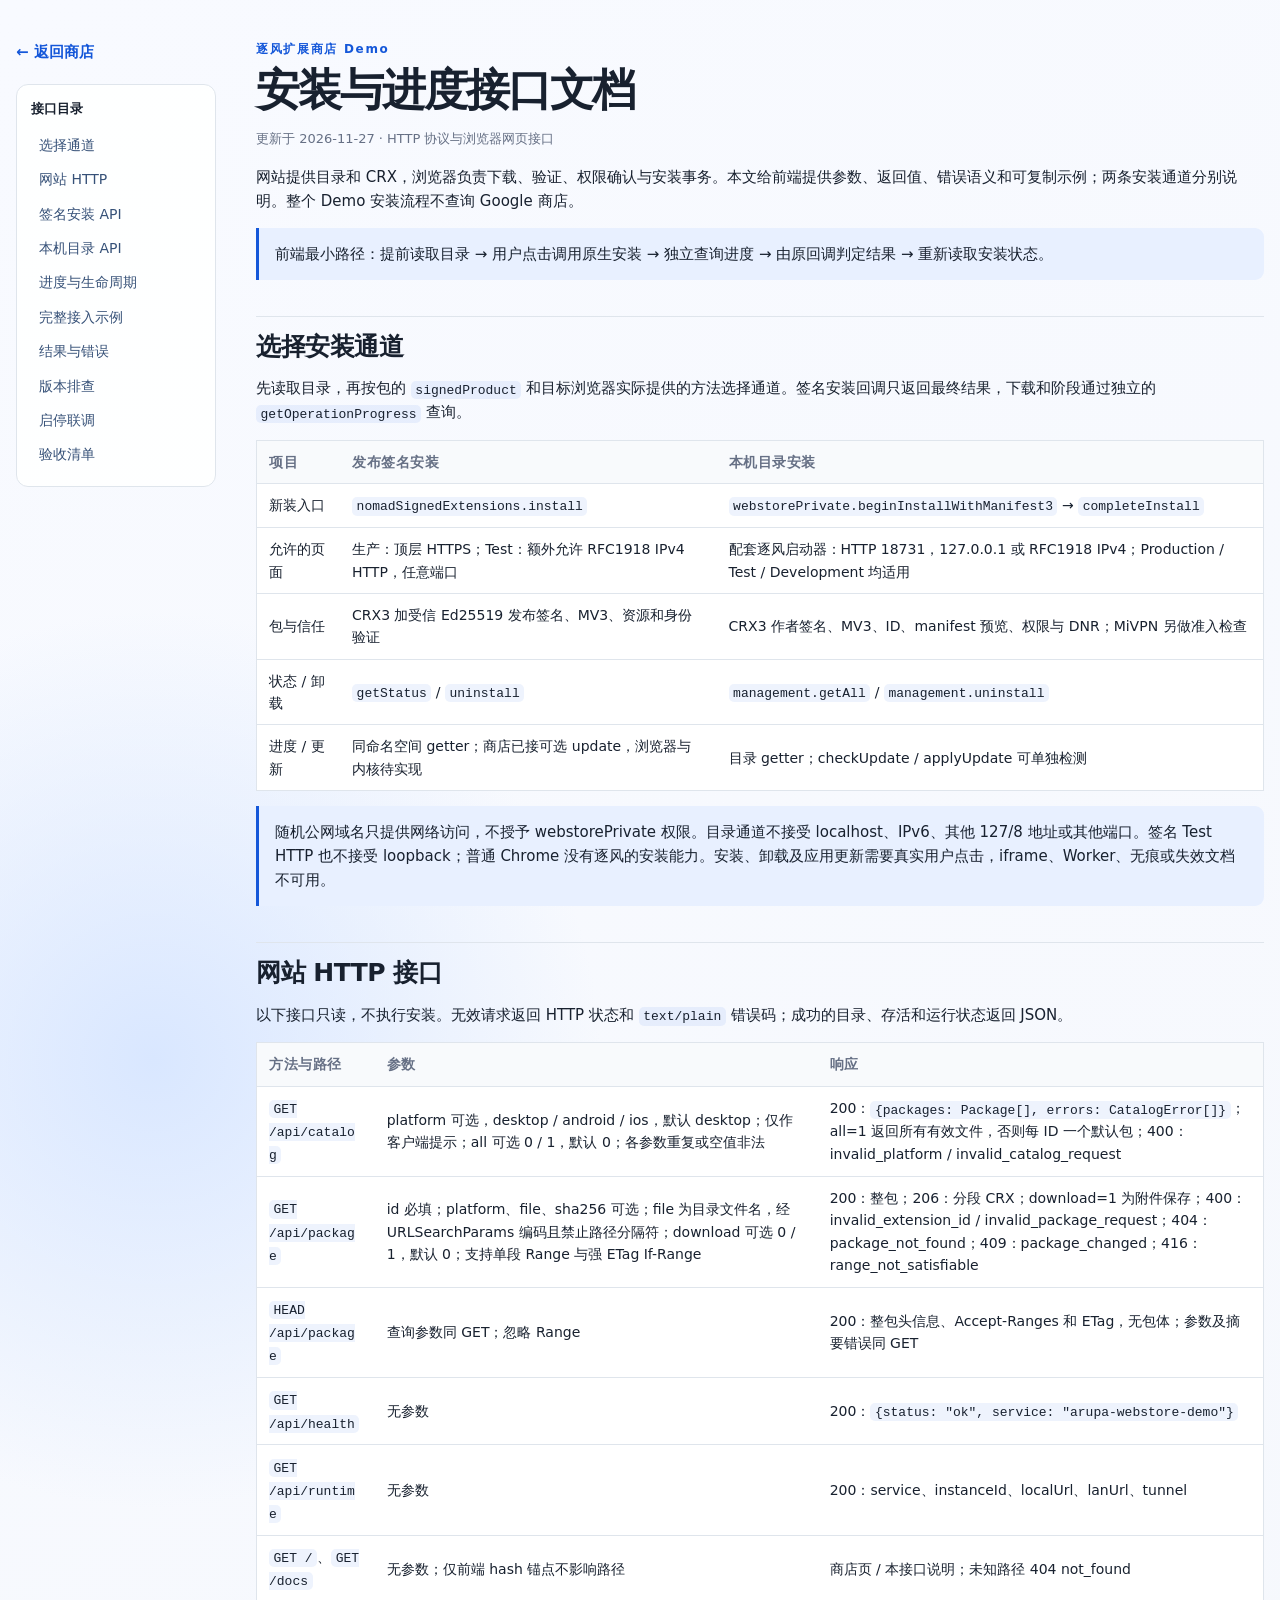
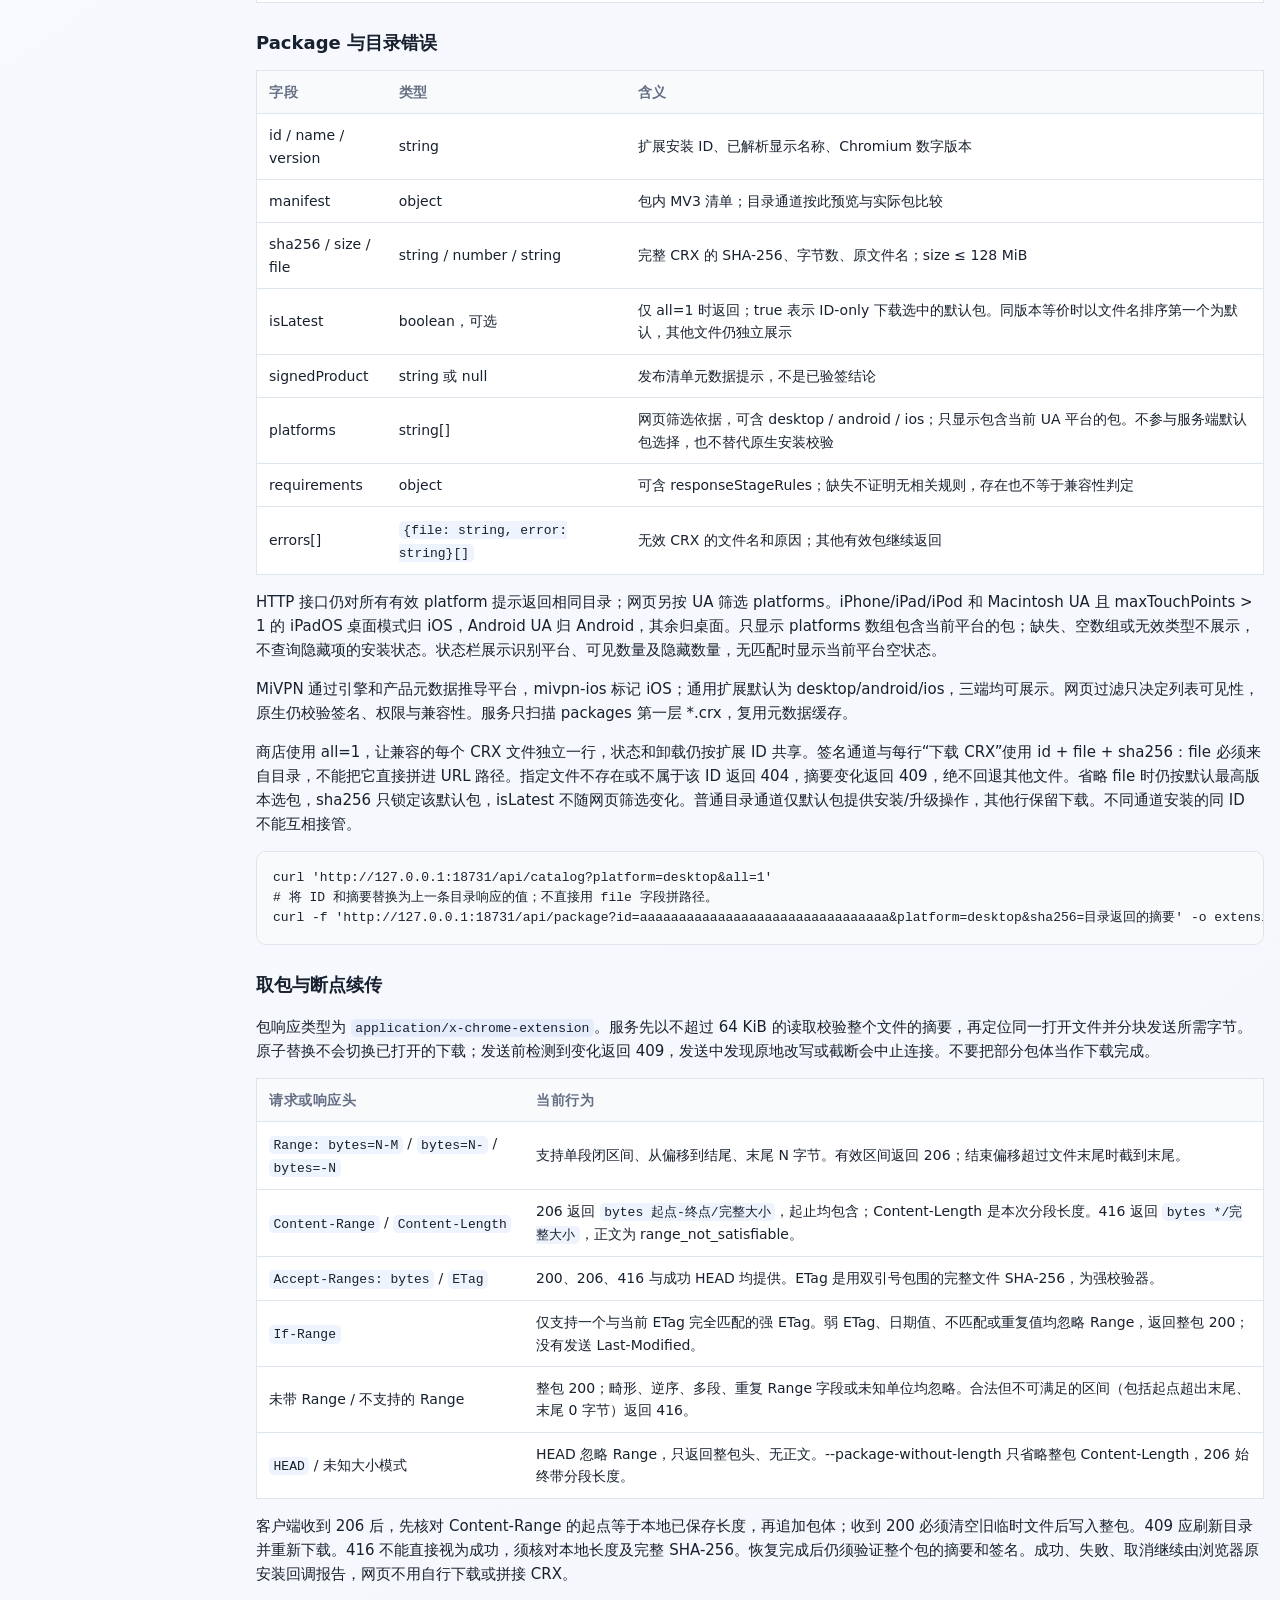
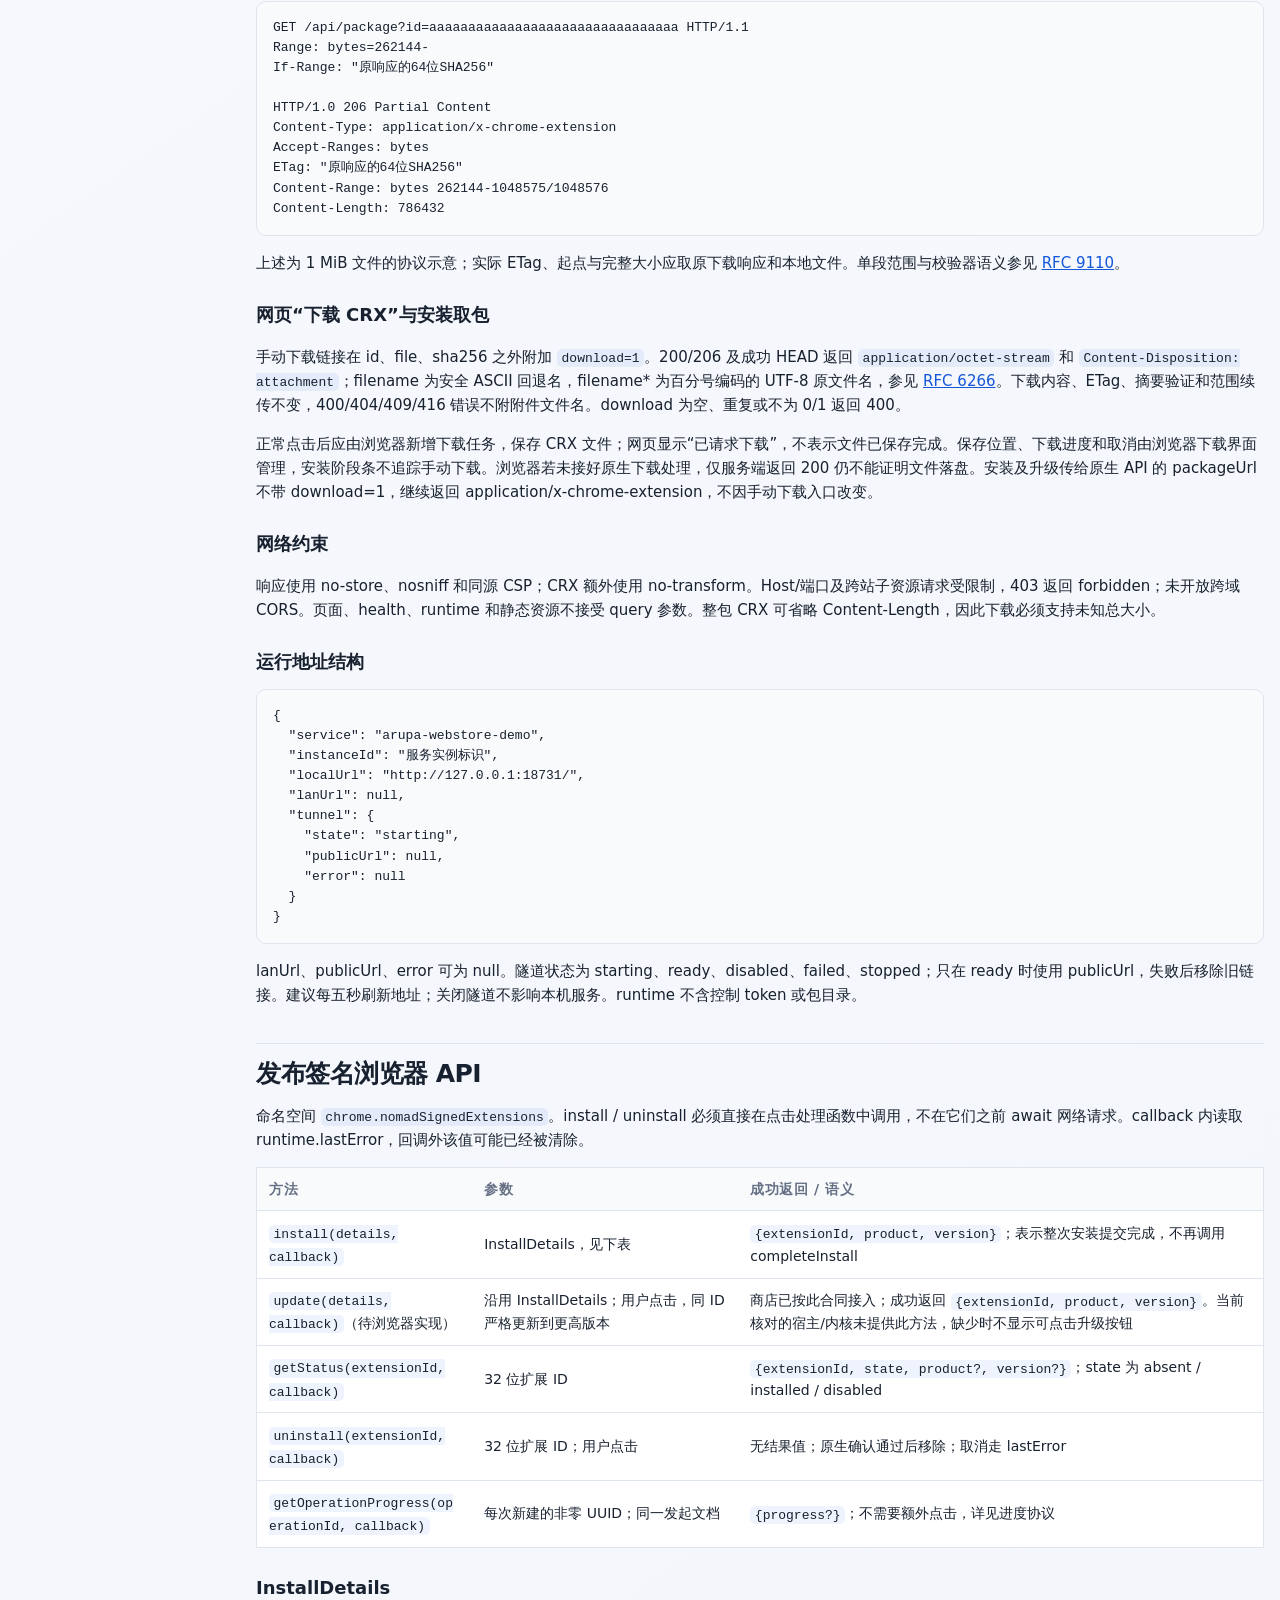
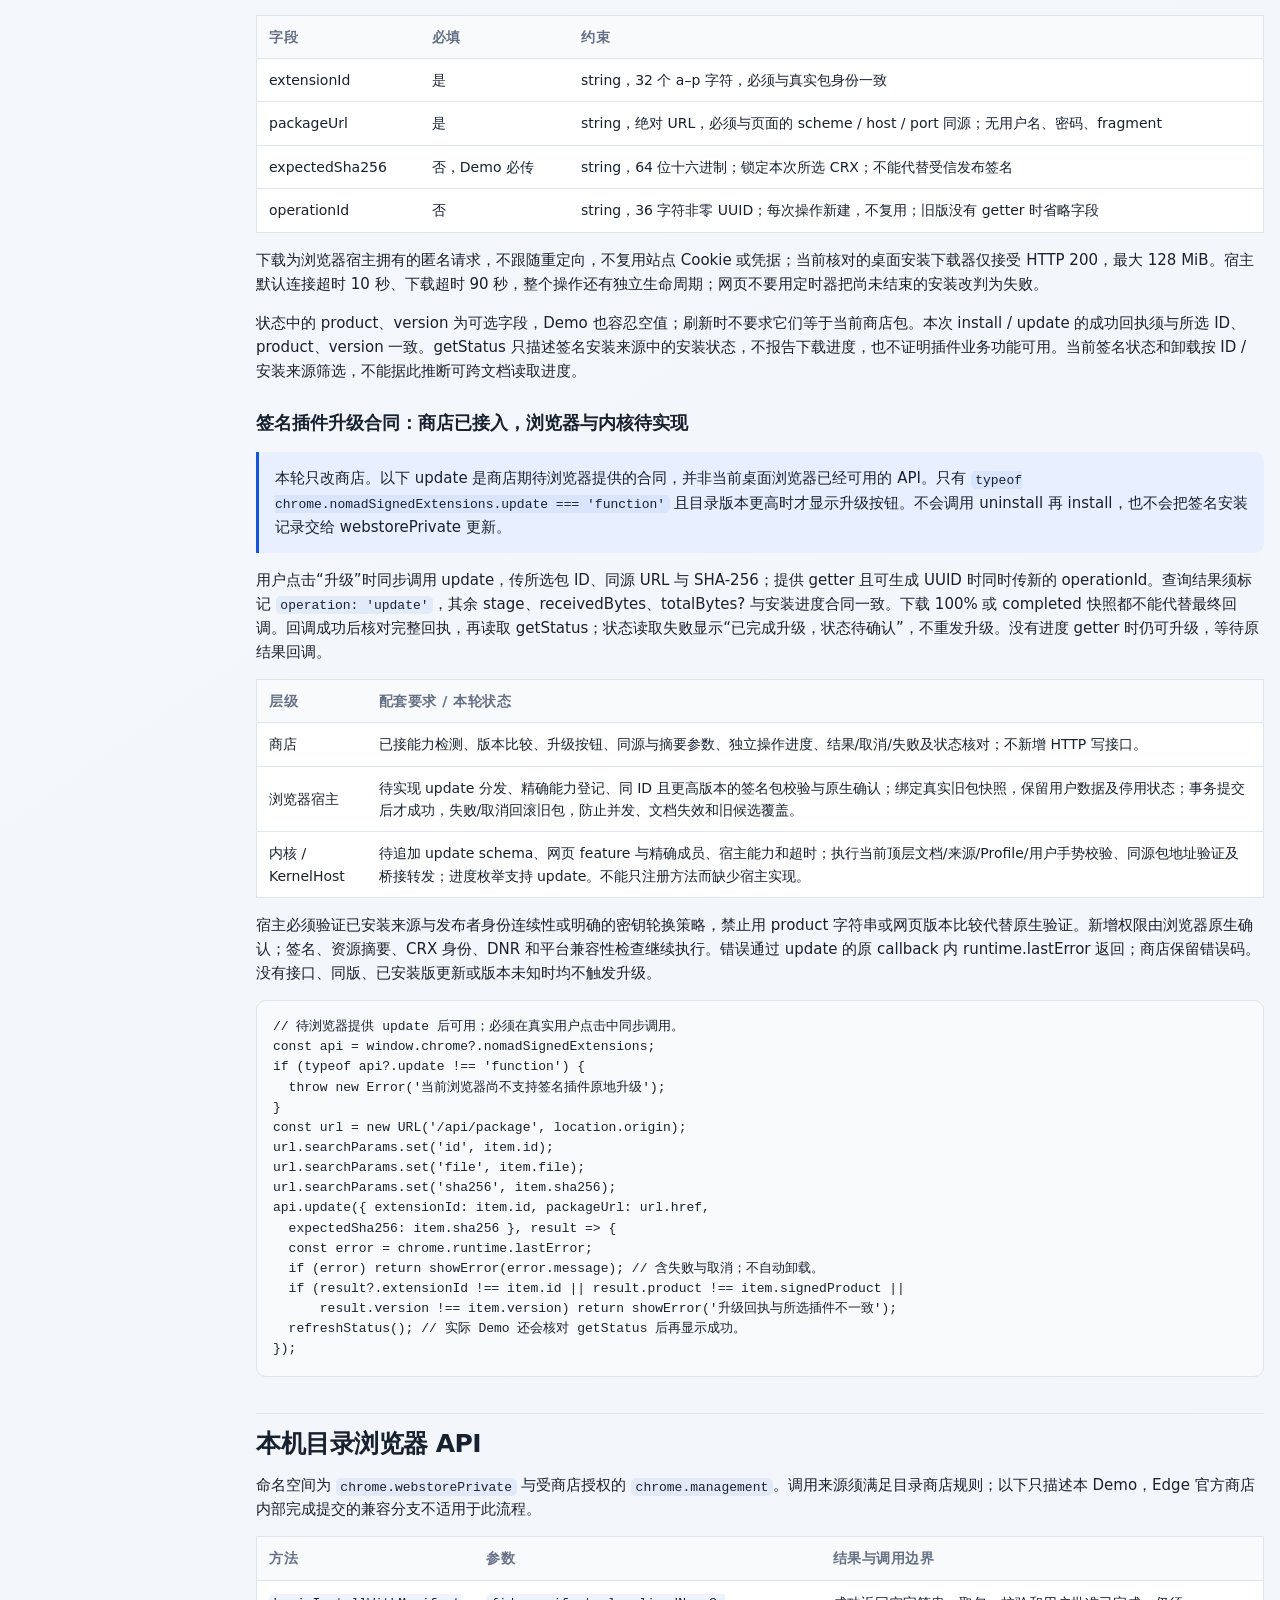
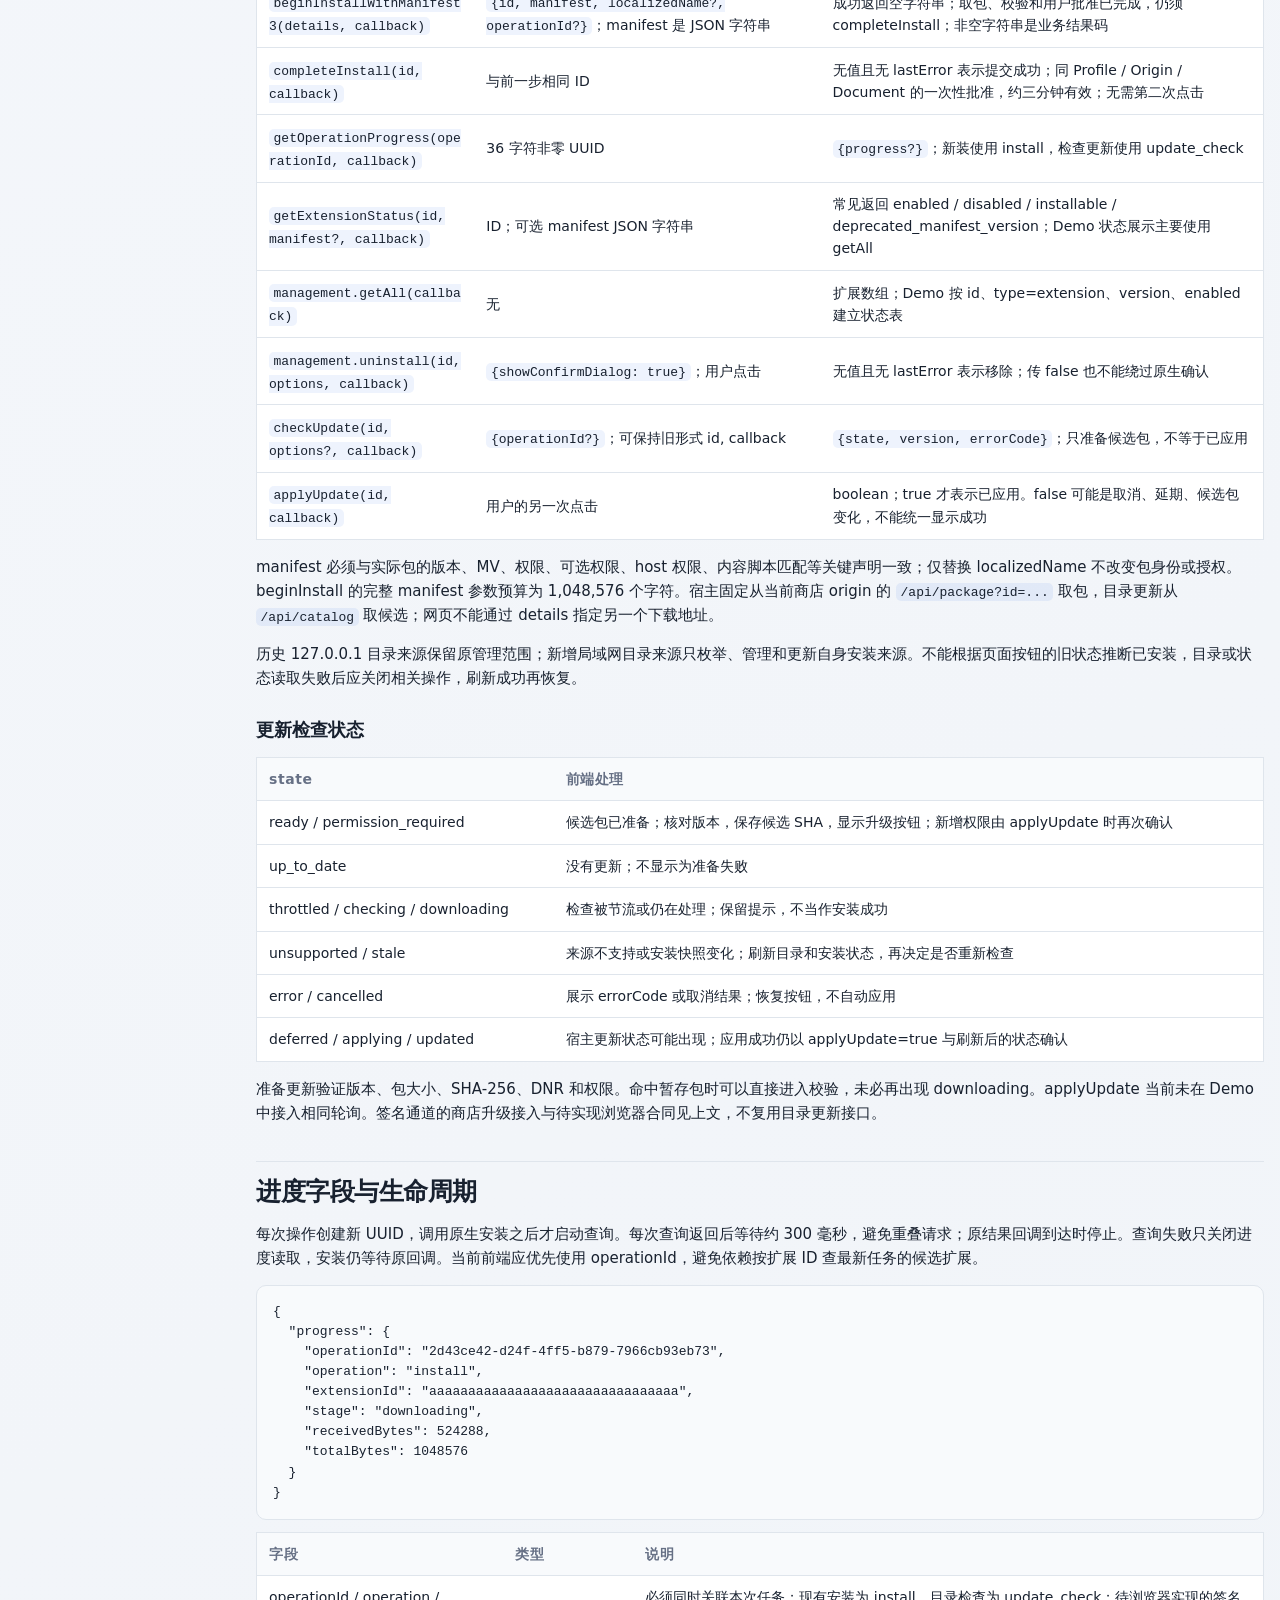
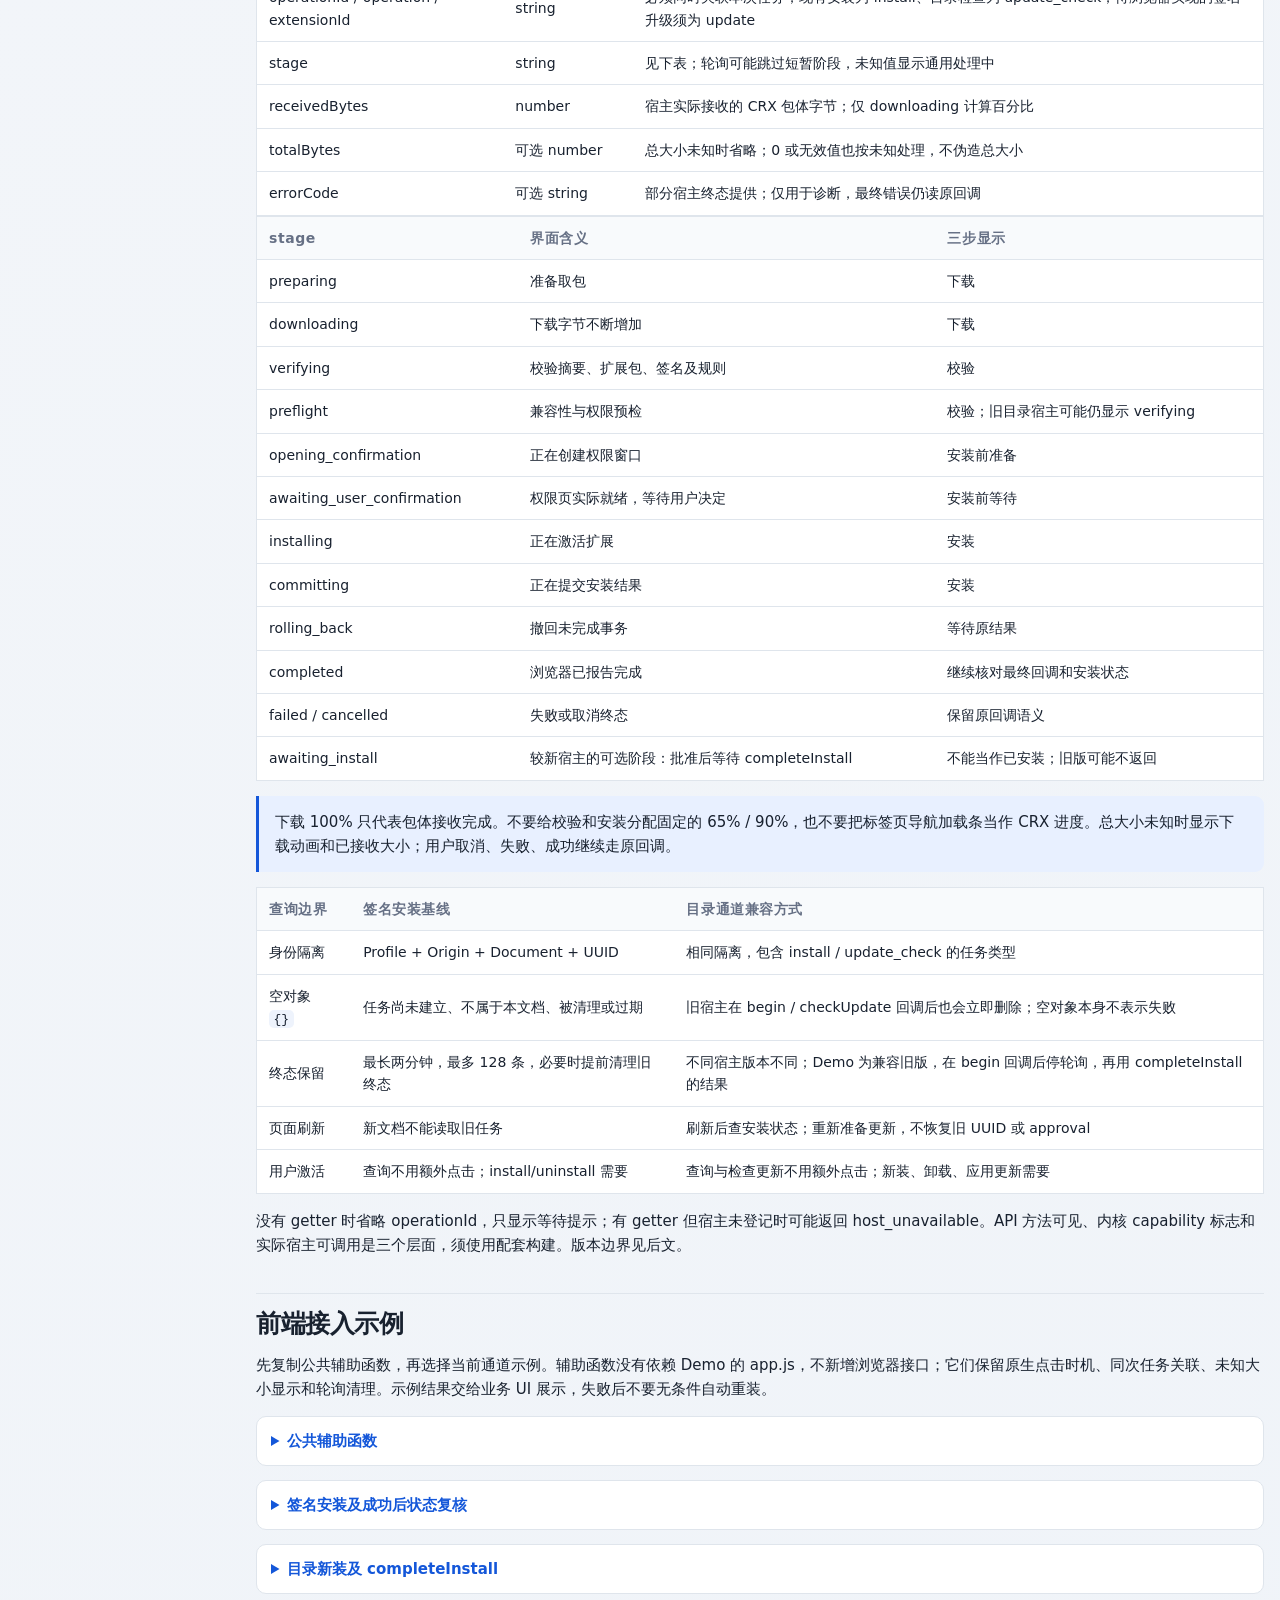
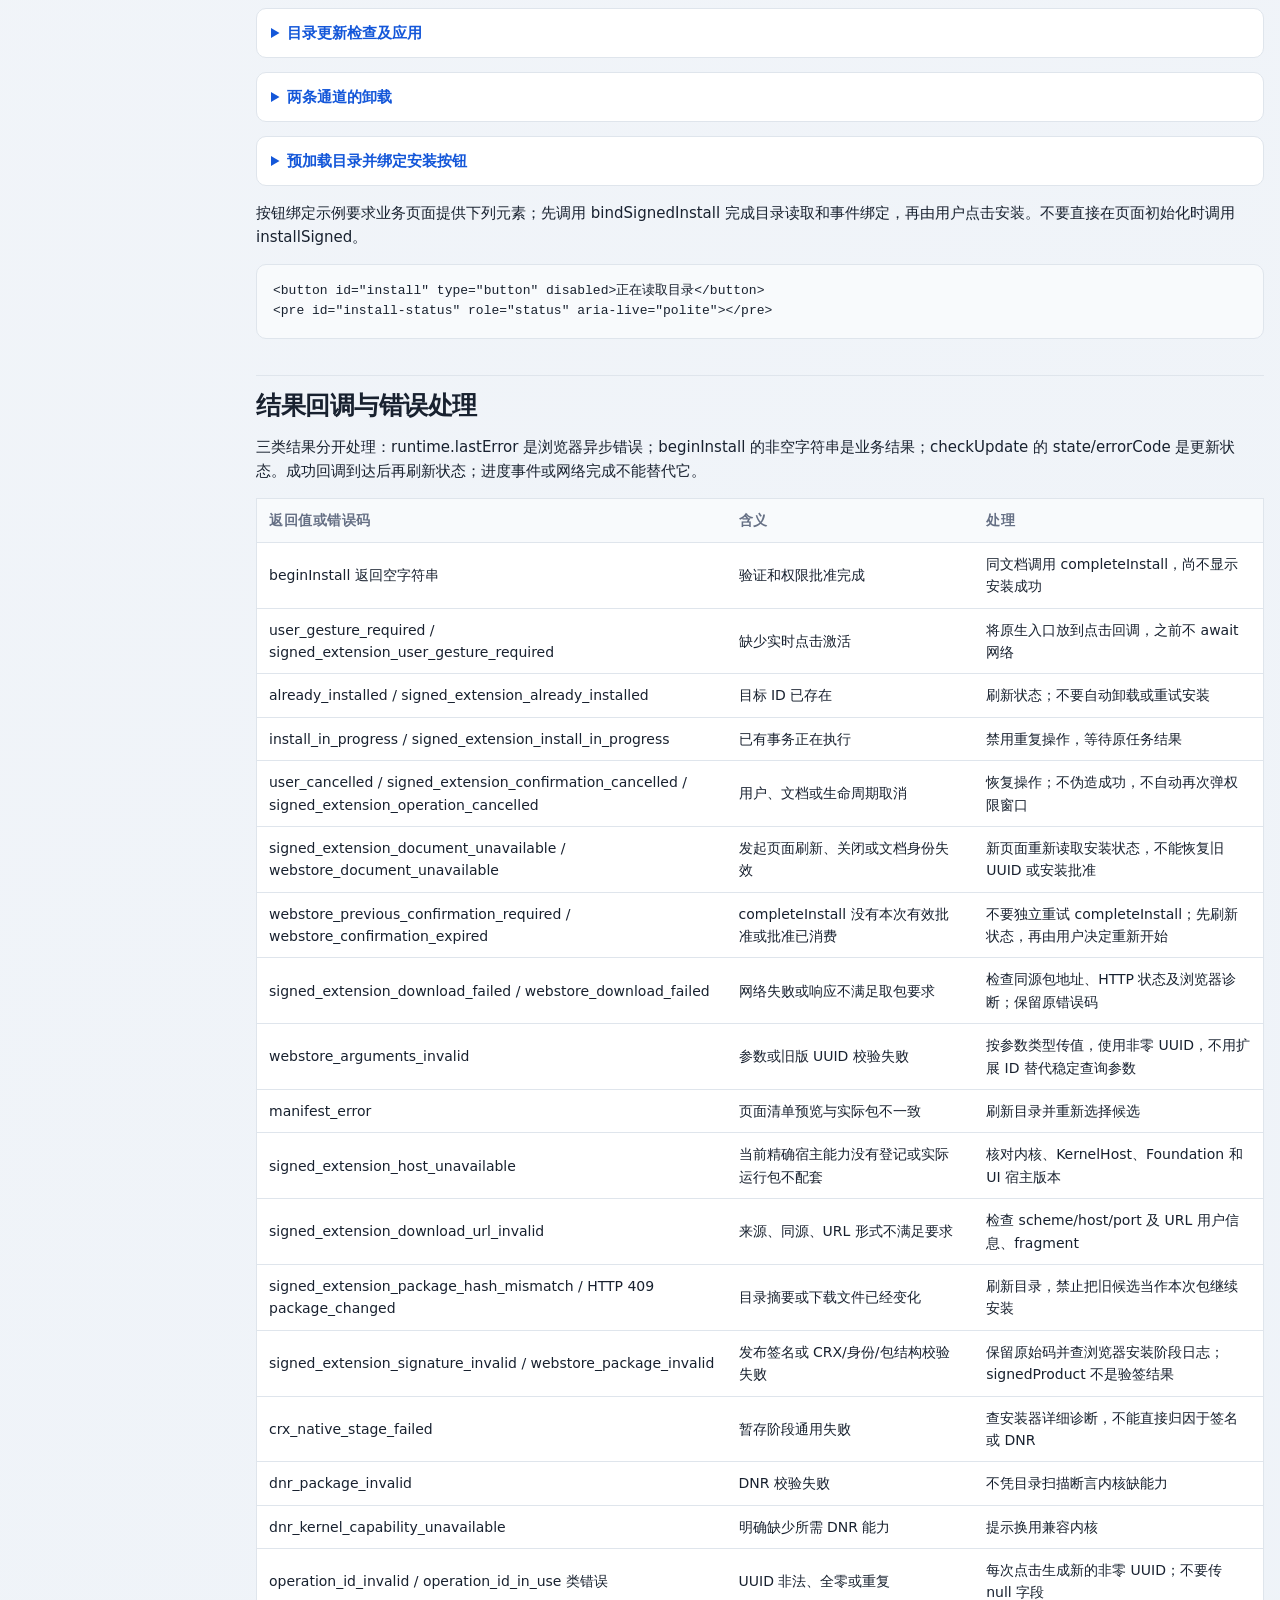
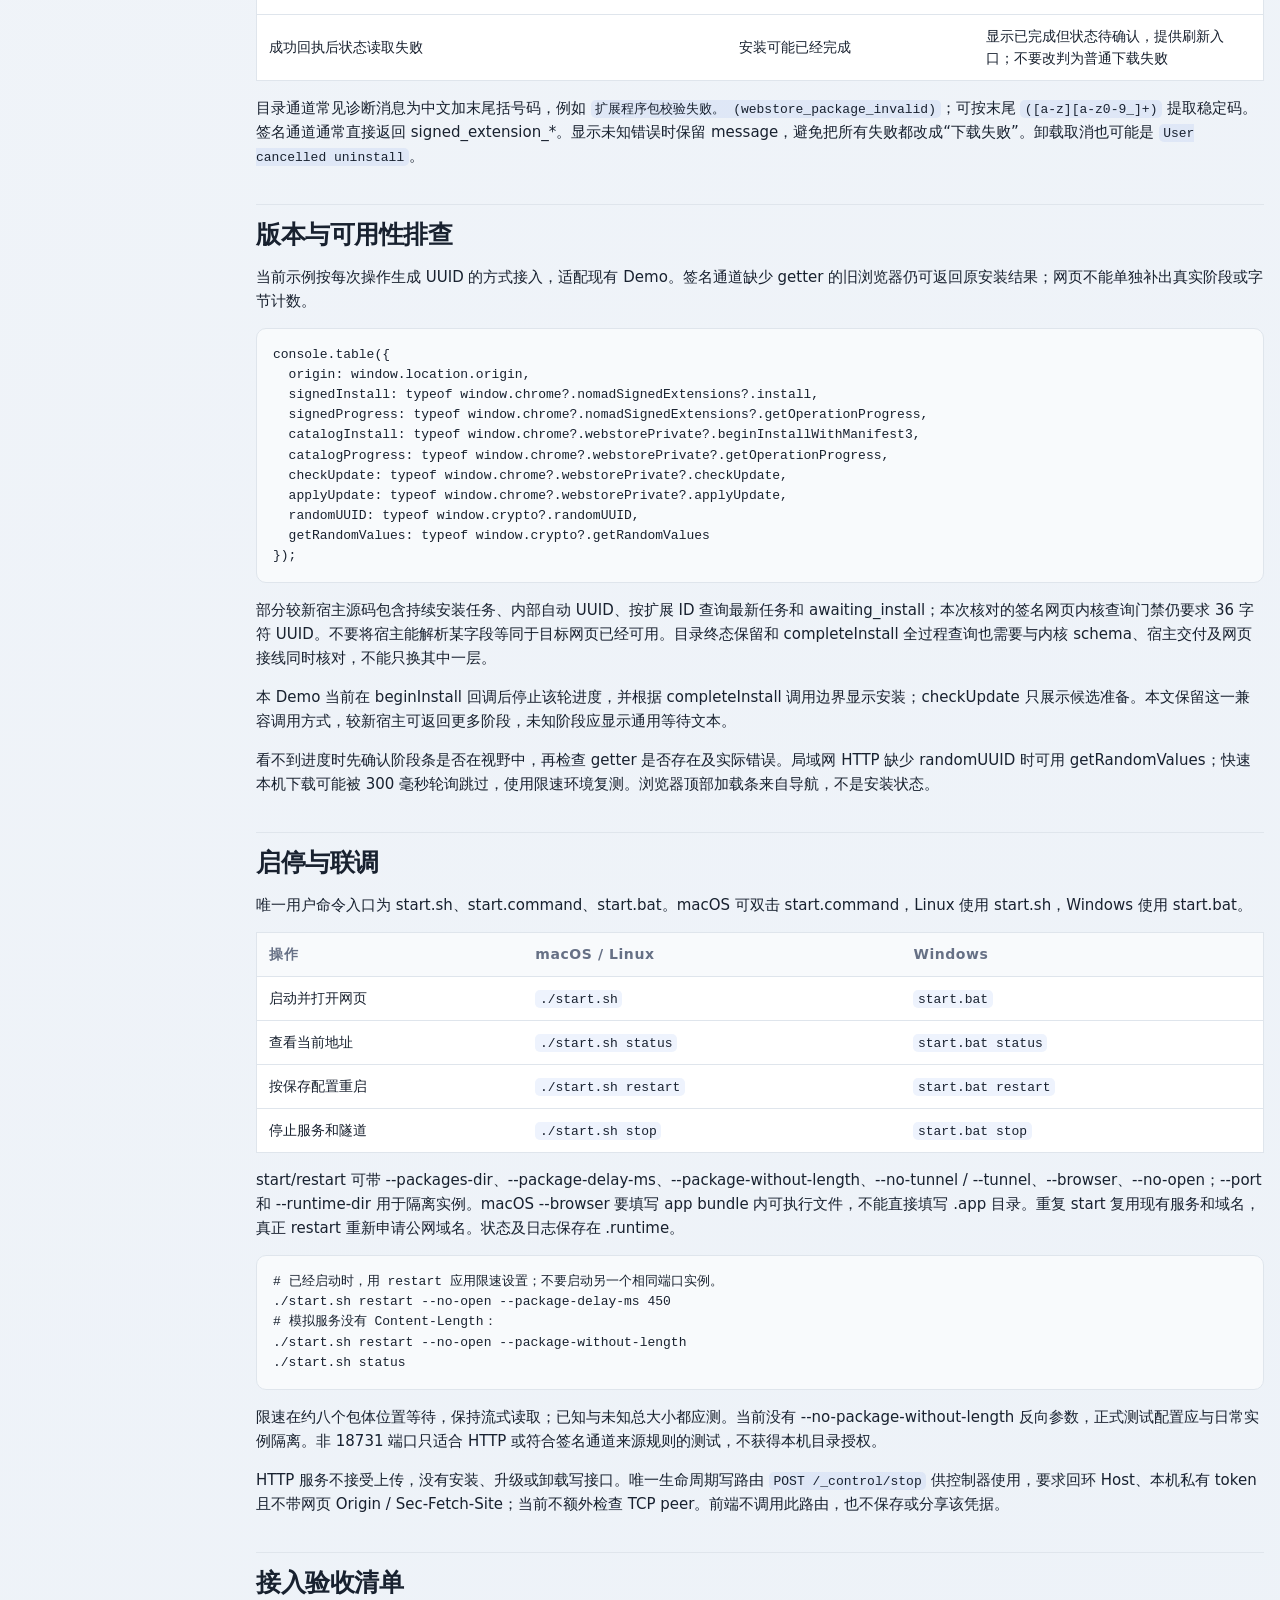
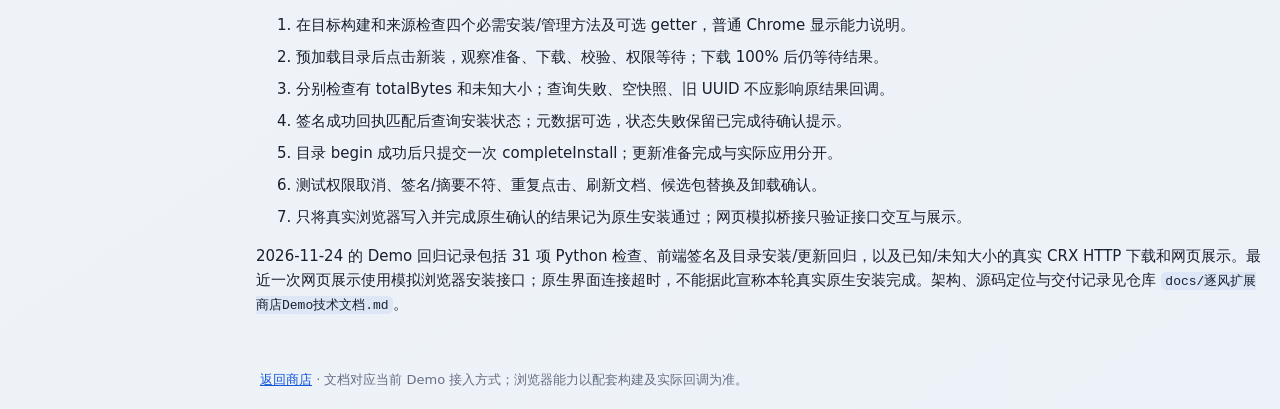
<file: api.html>
<!doctype html>
<html lang="zh-CN">
<head>
<meta charset="utf-8">
<meta name="viewport" content="width=device-width, initial-scale=1">
<meta name="description" content="逐风扩展商店 Demo 的 HTTP、签名安装、本机目录安装、进度查询、升级与卸载接口，以及前端接入示例。">
<title>接口文档 · 逐风扩展商店 Demo</title>
<link rel="stylesheet" href="/style.css">
</head>
<body class="docs-page">
<div class="docs-layout">
<aside class="docs-sidebar"><a class="docs-back" href="/">← 返回商店</a><nav class="docs-nav" aria-label="接口文档目录"><strong>接口目录</strong><a href="#overview">选择通道</a>
<a href="#http-api">网站 HTTP</a>
<a href="#signed-api">签名安装 API</a>
<a href="#catalog-api">本机目录 API</a>
<a href="#progress">进度与生命周期</a>
<a href="#examples">完整接入示例</a>
<a href="#errors">结果与错误</a>
<a href="#compatibility">版本排查</a>
<a href="#operations">启停联调</a>
<a href="#verification">验收清单</a>
</nav></aside>
<main class="docs-main">
<header class="docs-header"><p class="eyebrow">逐风扩展商店 Demo</p><h1>安装与进度接口文档</h1>
<p class="docs-meta">更新于 2026-11-27 · HTTP 协议与浏览器网页接口</p>
<p>网站提供目录和 CRX，浏览器负责下载、验证、权限确认与安装事务。本文给前端提供参数、返回值、错误语义和可复制示例；两条安装通道分别说明。整个 Demo 安装流程不查询 Google 商店。</p>
<p class="doc-callout">前端最小路径：提前读取目录 → 用户点击调用原生安装 → 独立查询进度 → 由原回调判定结果 → 重新读取安装状态。</p></header>
<section id="overview" aria-labelledby="overview-heading"><h2 id="overview-heading">选择安装通道</h2>

<p>先读取目录，再按包的 <code>signedProduct</code> 和目标浏览器实际提供的方法选择通道。签名安装回调只返回最终结果，下载和阶段通过独立的 <code>getOperationProgress</code> 查询。</p>
<div class="table-wrap"><table><thead><tr><th scope="col">项目</th><th scope="col">发布签名安装</th><th scope="col">本机目录安装</th></tr></thead><tbody>
<tr><td>新装入口</td><td><code>nomadSignedExtensions.install</code></td><td><code>webstorePrivate.beginInstallWithManifest3</code> → <code>completeInstall</code></td></tr>
<tr><td>允许的页面</td><td>生产：顶层 HTTPS；Test：额外允许 RFC1918 IPv4 HTTP，任意端口</td><td>配套逐风启动器：HTTP 18731，127.0.0.1 或 RFC1918 IPv4；Production / Test / Development 均适用</td></tr>
<tr><td>包与信任</td><td>CRX3 加受信 Ed25519 发布签名、MV3、资源和身份验证</td><td>CRX3 作者签名、MV3、ID、manifest 预览、权限与 DNR；MiVPN 另做准入检查</td></tr>
<tr><td>状态 / 卸载</td><td><code>getStatus</code> / <code>uninstall</code></td><td><code>management.getAll</code> / <code>management.uninstall</code></td></tr>
<tr><td>进度 / 更新</td><td>同命名空间 getter；商店已接可选 update，浏览器与内核待实现</td><td>目录 getter；checkUpdate / applyUpdate 可单独检测</td></tr>
</tbody></table></div><p class="doc-callout">随机公网域名只提供网络访问，不授予 webstorePrivate 权限。目录通道不接受 localhost、IPv6、其他 127/8 地址或其他端口。签名 Test HTTP 也不接受 loopback；普通 Chrome 没有逐风的安装能力。安装、卸载及应用更新需要真实用户点击，iframe、Worker、无痕或失效文档不可用。</p>
</section>

<section id="http-api" aria-labelledby="http-api-heading"><h2 id="http-api-heading">网站 HTTP 接口</h2>
<p>以下接口只读，不执行安装。无效请求返回 HTTP 状态和 <code>text/plain</code> 错误码；成功的目录、存活和运行状态返回 JSON。</p><div class="table-wrap"><table><thead><tr><th scope="col">方法与路径</th><th scope="col">参数</th><th scope="col">响应</th></tr></thead><tbody>
<tr><td><code>GET /api/catalog</code></td><td>platform 可选，desktop / android / ios，默认 desktop；仅作客户端提示；all 可选 0 / 1，默认 0；各参数重复或空值非法</td><td>200：<code>{packages: Package[], errors: CatalogError[]}</code>；all=1 返回所有有效文件，否则每 ID 一个默认包；400：invalid_platform / invalid_catalog_request</td></tr>
<tr><td><code>GET /api/package</code></td><td>id 必填；platform、file、sha256 可选；file 为目录文件名，经 URLSearchParams 编码且禁止路径分隔符；download 可选 0 / 1，默认 0；支持单段 Range 与强 ETag If-Range</td><td>200：整包；206：分段 CRX；download=1 为附件保存；400：invalid_extension_id / invalid_package_request；404：package_not_found；409：package_changed；416：range_not_satisfiable</td></tr>
<tr><td><code>HEAD /api/package</code></td><td>查询参数同 GET；忽略 Range</td><td>200：整包头信息、Accept-Ranges 和 ETag，无包体；参数及摘要错误同 GET</td></tr>
<tr><td><code>GET /api/health</code></td><td>无参数</td><td>200：<code>{status: "ok", service: "arupa-webstore-demo"}</code></td></tr>
<tr><td><code>GET /api/runtime</code></td><td>无参数</td><td>200：service、instanceId、localUrl、lanUrl、tunnel</td></tr>
<tr><td><code>GET /</code>、<code>GET /docs</code></td><td>无参数；仅前端 hash 锚点不影响路径</td><td>商店页 / 本接口说明；未知路径 404 not_found</td></tr>
</tbody></table></div><h3>Package 与目录错误</h3><div class="table-wrap"><table><thead><tr><th scope="col">字段</th><th scope="col">类型</th><th scope="col">含义</th></tr></thead><tbody>
<tr><td>id / name / version</td><td>string</td><td>扩展安装 ID、已解析显示名称、Chromium 数字版本</td></tr>
<tr><td>manifest</td><td>object</td><td>包内 MV3 清单；目录通道按此预览与实际包比较</td></tr>
<tr><td>sha256 / size / file</td><td>string / number / string</td><td>完整 CRX 的 SHA-256、字节数、原文件名；size ≤ 128 MiB</td></tr>
<tr><td>isLatest</td><td>boolean，可选</td><td>仅 all=1 时返回；true 表示 ID-only 下载选中的默认包。同版本等价时以文件名排序第一个为默认，其他文件仍独立展示</td></tr>
<tr><td>signedProduct</td><td>string 或 null</td><td>发布清单元数据提示，不是已验签结论</td></tr>
<tr><td>platforms</td><td>string[]</td><td>网页筛选依据，可含 desktop / android / ios；只显示包含当前 UA 平台的包。不参与服务端默认包选择，也不替代原生安装校验</td></tr>
<tr><td>requirements</td><td>object</td><td>可含 responseStageRules；缺失不证明无相关规则，存在也不等于兼容性判定</td></tr>
<tr><td>errors[]</td><td><code>{file: string, error: string}[]</code></td><td>无效 CRX 的文件名和原因；其他有效包继续返回</td></tr>
</tbody></table></div><p>HTTP 接口仍对所有有效 platform 提示返回相同目录；网页另按 UA 筛选 platforms。iPhone/iPad/iPod 和 Macintosh UA 且 maxTouchPoints &gt; 1 的 iPadOS 桌面模式归 iOS，Android UA 归 Android，其余归桌面。只显示 platforms 数组包含当前平台的包；缺失、空数组或无效类型不展示，不查询隐藏项的安装状态。状态栏展示识别平台、可见数量及隐藏数量，无匹配时显示当前平台空状态。</p><p>MiVPN 通过引擎和产品元数据推导平台，mivpn-ios 标记 iOS；通用扩展默认为 desktop/android/ios，三端均可展示。网页过滤只决定列表可见性，原生仍校验签名、权限与兼容性。服务只扫描 packages 第一层 *.crx，复用元数据缓存。</p><p>商店使用 all=1，让兼容的每个 CRX 文件独立一行，状态和卸载仍按扩展 ID 共享。签名通道与每行“下载 CRX”使用 id + file + sha256：file 必须来自目录，不能把它直接拼进 URL 路径。指定文件不存在或不属于该 ID 返回 404，摘要变化返回 409，绝不回退其他文件。省略 file 时仍按默认最高版本选包，sha256 只锁定该默认包，isLatest 不随网页筛选变化。普通目录通道仅默认包提供安装/升级操作，其他行保留下载。不同通道安装的同 ID 不能互相接管。</p><pre><code id="example-http" data-language="shell">curl &#x27;http://127.0.0.1:18731/api/catalog?platform=desktop&amp;all=1&#x27;
# 将 ID 和摘要替换为上一条目录响应的值；不直接用 file 字段拼路径。
curl -f &#x27;http://127.0.0.1:18731/api/package?id=aaaaaaaaaaaaaaaaaaaaaaaaaaaaaaaa&amp;platform=desktop&amp;sha256=目录返回的摘要&#x27; -o extension.crx</code></pre><h3>取包与断点续传</h3><p>包响应类型为 <code>application/x-chrome-extension</code>。服务先以不超过 64 KiB 的读取校验整个文件的摘要，再定位同一打开文件并分块发送所需字节。原子替换不会切换已打开的下载；发送前检测到变化返回 409，发送中发现原地改写或截断会中止连接。不要把部分包体当作下载完成。</p>
<div class="table-wrap"><table><thead><tr><th scope="col">请求或响应头</th><th scope="col">当前行为</th></tr></thead><tbody>
<tr><td><code>Range: bytes=N-M</code> / <code>bytes=N-</code> / <code>bytes=-N</code></td><td>支持单段闭区间、从偏移到结尾、末尾 N 字节。有效区间返回 206；结束偏移超过文件末尾时截到末尾。</td></tr>
<tr><td><code>Content-Range</code> / <code>Content-Length</code></td><td>206 返回 <code>bytes 起点-终点/完整大小</code>，起止均包含；Content-Length 是本次分段长度。416 返回 <code>bytes */完整大小</code>，正文为 range_not_satisfiable。</td></tr>
<tr><td><code>Accept-Ranges: bytes</code> / <code>ETag</code></td><td>200、206、416 与成功 HEAD 均提供。ETag 是用双引号包围的完整文件 SHA-256，为强校验器。</td></tr>
<tr><td><code>If-Range</code></td><td>仅支持一个与当前 ETag 完全匹配的强 ETag。弱 ETag、日期值、不匹配或重复值均忽略 Range，返回整包 200；没有发送 Last-Modified。</td></tr>
<tr><td>未带 Range / 不支持的 Range</td><td>整包 200；畸形、逆序、多段、重复 Range 字段或未知单位均忽略。合法但不可满足的区间（包括起点超出末尾、末尾 0 字节）返回 416。</td></tr>
<tr><td><code>HEAD</code> / 未知大小模式</td><td>HEAD 忽略 Range，只返回整包头、无正文。--package-without-length 只省略整包 Content-Length，206 始终带分段长度。</td></tr>
</tbody></table></div>
<p>客户端收到 206 后，先核对 Content-Range 的起点等于本地已保存长度，再追加包体；收到 200 必须清空旧临时文件后写入整包。409 应刷新目录并重新下载。416 不能直接视为成功，须核对本地长度及完整 SHA-256。恢复完成后仍须验证整个包的摘要和签名。成功、失败、取消继续由浏览器原安装回调报告，网页不用自行下载或拼接 CRX。</p>
<pre><code id="example-range" data-language="http">GET /api/package?id=aaaaaaaaaaaaaaaaaaaaaaaaaaaaaaaa HTTP/1.1
Range: bytes=262144-
If-Range: "原响应的64位SHA256"

HTTP/1.0 206 Partial Content
Content-Type: application/x-chrome-extension
Accept-Ranges: bytes
ETag: "原响应的64位SHA256"
Content-Range: bytes 262144-1048575/1048576
Content-Length: 786432</code></pre>
<p>上述为 1 MiB 文件的协议示意；实际 ETag、起点与完整大小应取原下载响应和本地文件。单段范围与校验器语义参见 <a href="https://www.rfc-editor.org/rfc/rfc9110.html#name-range">RFC 9110</a>。</p>
<h3>网页“下载 CRX”与安装取包</h3>
<p>手动下载链接在 id、file、sha256 之外附加 <code>download=1</code>。200/206 及成功 HEAD 返回 <code>application/octet-stream</code> 和 <code>Content-Disposition: attachment</code>；filename 为安全 ASCII 回退名，filename* 为百分号编码的 UTF-8 原文件名，参见 <a href="https://www.rfc-editor.org/rfc/rfc6266.html#section-4.3">RFC 6266</a>。下载内容、ETag、摘要验证和范围续传不变，400/404/409/416 错误不附附件文件名。download 为空、重复或不为 0/1 返回 400。</p>
<p>正常点击后应由浏览器新增下载任务，保存 CRX 文件；网页显示“已请求下载”，不表示文件已保存完成。保存位置、下载进度和取消由浏览器下载界面管理，安装阶段条不追踪手动下载。浏览器若未接好原生下载处理，仅服务端返回 200 仍不能证明文件落盘。安装及升级传给原生 API 的 packageUrl 不带 download=1，继续返回 application/x-chrome-extension，不因手动下载入口改变。</p>
<h3>网络约束</h3><p>响应使用 no-store、nosniff 和同源 CSP；CRX 额外使用 no-transform。Host/端口及跨站子资源请求受限制，403 返回 forbidden；未开放跨域 CORS。页面、health、runtime 和静态资源不接受 query 参数。整包 CRX 可省略 Content-Length，因此下载必须支持未知总大小。</p><h3>运行地址结构</h3><pre><code id="example-runtime" data-language="json">{
  &quot;service&quot;: &quot;arupa-webstore-demo&quot;,
  &quot;instanceId&quot;: &quot;服务实例标识&quot;,
  &quot;localUrl&quot;: &quot;http://127.0.0.1:18731/&quot;,
  &quot;lanUrl&quot;: null,
  &quot;tunnel&quot;: {
    &quot;state&quot;: &quot;starting&quot;,
    &quot;publicUrl&quot;: null,
    &quot;error&quot;: null
  }
}</code></pre><p>lanUrl、publicUrl、error 可为 null。隧道状态为 starting、ready、disabled、failed、stopped；只在 ready 时使用 publicUrl，失败后移除旧链接。建议每五秒刷新地址；关闭隧道不影响本机服务。runtime 不含控制 token 或包目录。</p>
</section>

<section id="signed-api" aria-labelledby="signed-api-heading"><h2 id="signed-api-heading">发布签名浏览器 API</h2>
<p>命名空间 <code>chrome.nomadSignedExtensions</code>。install / uninstall 必须直接在点击处理函数中调用，不在它们之前 await 网络请求。callback 内读取 runtime.lastError，回调外该值可能已经被清除。</p><div class="table-wrap"><table><thead><tr><th scope="col">方法</th><th scope="col">参数</th><th scope="col">成功返回 / 语义</th></tr></thead><tbody>
<tr><td><code>install(details, callback)</code></td><td>InstallDetails，见下表</td><td><code>{extensionId, product, version}</code>；表示整次安装提交完成，不再调用 completeInstall</td></tr>
<tr><td><code>update(details, callback)</code>（待浏览器实现）</td><td>沿用 InstallDetails；用户点击，同 ID 严格更新到更高版本</td><td>商店已按此合同接入；成功返回 <code>{extensionId, product, version}</code>。当前核对的宿主/内核未提供此方法，缺少时不显示可点击升级按钮</td></tr>
<tr><td><code>getStatus(extensionId, callback)</code></td><td>32 位扩展 ID</td><td><code>{extensionId, state, product?, version?}</code>；state 为 absent / installed / disabled</td></tr>
<tr><td><code>uninstall(extensionId, callback)</code></td><td>32 位扩展 ID；用户点击</td><td>无结果值；原生确认通过后移除；取消走 lastError</td></tr>
<tr><td><code>getOperationProgress(operationId, callback)</code></td><td>每次新建的非零 UUID；同一发起文档</td><td><code>{progress?}</code>；不需要额外点击，详见进度协议</td></tr>
</tbody></table></div><h3>InstallDetails</h3><div class="table-wrap"><table><thead><tr><th scope="col">字段</th><th scope="col">必填</th><th scope="col">约束</th></tr></thead><tbody>
<tr><td>extensionId</td><td>是</td><td>string，32 个 a–p 字符，必须与真实包身份一致</td></tr>
<tr><td>packageUrl</td><td>是</td><td>string，绝对 URL，必须与页面的 scheme / host / port 同源；无用户名、密码、fragment</td></tr>
<tr><td>expectedSha256</td><td>否，Demo 必传</td><td>string，64 位十六进制；锁定本次所选 CRX；不能代替受信发布签名</td></tr>
<tr><td>operationId</td><td>否</td><td>string，36 字符非零 UUID；每次操作新建，不复用；旧版没有 getter 时省略字段</td></tr>
</tbody></table></div><p>下载为浏览器宿主拥有的匿名请求，不跟随重定向，不复用站点 Cookie 或凭据；当前核对的桌面安装下载器仅接受 HTTP 200，最大 128 MiB。宿主默认连接超时 10 秒、下载超时 90 秒，整个操作还有独立生命周期；网页不要用定时器把尚未结束的安装改判为失败。</p><p>状态中的 product、version 为可选字段，Demo 也容忍空值；刷新时不要求它们等于当前商店包。本次 install / update 的成功回执须与所选 ID、product、version 一致。getStatus 只描述签名安装来源中的安装状态，不报告下载进度，也不证明插件业务功能可用。当前签名状态和卸载按 ID / 安装来源筛选，不能据此推断可跨文档读取进度。</p>
<h3 id="signed-update-contract">签名插件升级合同：商店已接入，浏览器与内核待实现</h3>
<p class="doc-callout">本轮只改商店。以下 update 是商店期待浏览器提供的合同，并非当前桌面浏览器已经可用的 API。只有 <code>typeof chrome.nomadSignedExtensions.update === 'function'</code> 且目录版本更高时才显示升级按钮。不会调用 uninstall 再 install，也不会把签名安装记录交给 webstorePrivate 更新。</p>
<p>用户点击“升级”时同步调用 update，传所选包 ID、同源 URL 与 SHA-256；提供 getter 且可生成 UUID 时同时传新的 operationId。查询结果须标记 <code>operation: 'update'</code>，其余 stage、receivedBytes、totalBytes? 与安装进度合同一致。下载 100% 或 completed 快照都不能代替最终回调。回调成功后核对完整回执，再读取 getStatus；状态读取失败显示“已完成升级，状态待确认”，不重发升级。没有进度 getter 时仍可升级，等待原结果回调。</p>
<div class="table-wrap"><table><thead><tr><th scope="col">层级</th><th scope="col">配套要求 / 本轮状态</th></tr></thead><tbody>
<tr><td>商店</td><td>已接能力检测、版本比较、升级按钮、同源与摘要参数、独立操作进度、结果/取消/失败及状态核对；不新增 HTTP 写接口。</td></tr>
<tr><td>浏览器宿主</td><td>待实现 update 分发、精确能力登记、同 ID 且更高版本的签名包校验与原生确认；绑定真实旧包快照，保留用户数据及停用状态；事务提交后才成功，失败/取消回滚旧包，防止并发、文档失效和旧候选覆盖。</td></tr>
<tr><td>内核 / KernelHost</td><td>待追加 update schema、网页 feature 与精确成员、宿主能力和超时；执行当前顶层文档/来源/Profile/用户手势校验、同源包地址验证及桥接转发；进度枚举支持 update。不能只注册方法而缺少宿主实现。</td></tr>
</tbody></table></div>
<p>宿主必须验证已安装来源与发布者身份连续性或明确的密钥轮换策略，禁止用 product 字符串或网页版本比较代替原生验证。新增权限由浏览器原生确认；签名、资源摘要、CRX 身份、DNR 和平台兼容性检查继续执行。错误通过 update 的原 callback 内 runtime.lastError 返回；商店保留错误码。没有接口、同版、已安装版更新或版本未知时均不触发升级。</p>
<pre><code id="example-signed-update" data-language="javascript">// 待浏览器提供 update 后可用；必须在真实用户点击中同步调用。
const api = window.chrome?.nomadSignedExtensions;
if (typeof api?.update !== 'function') {
  throw new Error('当前浏览器尚不支持签名插件原地升级');
}
const url = new URL('/api/package', location.origin);
url.searchParams.set('id', item.id);
url.searchParams.set('file', item.file);
url.searchParams.set('sha256', item.sha256);
api.update({ extensionId: item.id, packageUrl: url.href,
  expectedSha256: item.sha256 }, result =&gt; {
  const error = chrome.runtime.lastError;
  if (error) return showError(error.message); // 含失败与取消；不自动卸载。
  if (result?.extensionId !== item.id || result.product !== item.signedProduct ||
      result.version !== item.version) return showError('升级回执与所选插件不一致');
  refreshStatus(); // 实际 Demo 还会核对 getStatus 后再显示成功。
});</code></pre>
</section>

<section id="catalog-api" aria-labelledby="catalog-api-heading"><h2 id="catalog-api-heading">本机目录浏览器 API</h2>
<p>命名空间为 <code>chrome.webstorePrivate</code> 与受商店授权的 <code>chrome.management</code>。调用来源须满足目录商店规则；以下只描述本 Demo，Edge 官方商店内部完成提交的兼容分支不适用于此流程。</p><div class="table-wrap"><table><thead><tr><th scope="col">方法</th><th scope="col">参数</th><th scope="col">结果与调用边界</th></tr></thead><tbody>
<tr><td><code>beginInstallWithManifest3(details, callback)</code></td><td><code>{id, manifest, localizedName?, operationId?}</code>；manifest 是 JSON 字符串</td><td>成功返回空字符串；取包、校验和用户批准已完成，仍须 completeInstall；非空字符串是业务结果码</td></tr>
<tr><td><code>completeInstall(id, callback)</code></td><td>与前一步相同 ID</td><td>无值且无 lastError 表示提交成功；同 Profile / Origin / Document 的一次性批准，约三分钟有效；无需第二次点击</td></tr>
<tr><td><code>getOperationProgress(operationId, callback)</code></td><td>36 字符非零 UUID</td><td><code>{progress?}</code>；新装使用 install，检查更新使用 update_check</td></tr>
<tr><td><code>getExtensionStatus(id, manifest?, callback)</code></td><td>ID；可选 manifest JSON 字符串</td><td>常见返回 enabled / disabled / installable / deprecated_manifest_version；Demo 状态展示主要使用 getAll</td></tr>
<tr><td><code>management.getAll(callback)</code></td><td>无</td><td>扩展数组；Demo 按 id、type=extension、version、enabled 建立状态表</td></tr>
<tr><td><code>management.uninstall(id, options, callback)</code></td><td><code>{showConfirmDialog: true}</code>；用户点击</td><td>无值且无 lastError 表示移除；传 false 也不能绕过原生确认</td></tr>
<tr><td><code>checkUpdate(id, options?, callback)</code></td><td><code>{operationId?}</code>；可保持旧形式 id, callback</td><td><code>{state, version, errorCode}</code>；只准备候选包，不等于已应用</td></tr>
<tr><td><code>applyUpdate(id, callback)</code></td><td>用户的另一次点击</td><td>boolean；true 才表示已应用。false 可能是取消、延期、候选包变化，不能统一显示成功</td></tr>
</tbody></table></div><p>manifest 必须与实际包的版本、MV、权限、可选权限、host 权限、内容脚本匹配等关键声明一致；仅替换 localizedName 不改变包身份或授权。beginInstall 的完整 manifest 参数预算为 1,048,576 个字符。宿主固定从当前商店 origin 的 <code>/api/package?id=...</code> 取包，目录更新从 <code>/api/catalog</code> 取候选；网页不能通过 details 指定另一个下载地址。</p><p>历史 127.0.0.1 目录来源保留原管理范围；新增局域网目录来源只枚举、管理和更新自身安装来源。不能根据页面按钮的旧状态推断已安装，目录或状态读取失败后应关闭相关操作，刷新成功再恢复。</p><h3>更新检查状态</h3><div class="table-wrap"><table><thead><tr><th scope="col">state</th><th scope="col">前端处理</th></tr></thead><tbody>
<tr><td>ready / permission_required</td><td>候选包已准备；核对版本，保存候选 SHA，显示升级按钮；新增权限由 applyUpdate 时再次确认</td></tr>
<tr><td>up_to_date</td><td>没有更新；不显示为准备失败</td></tr>
<tr><td>throttled / checking / downloading</td><td>检查被节流或仍在处理；保留提示，不当作安装成功</td></tr>
<tr><td>unsupported / stale</td><td>来源不支持或安装快照变化；刷新目录和安装状态，再决定是否重新检查</td></tr>
<tr><td>error / cancelled</td><td>展示 errorCode 或取消结果；恢复按钮，不自动应用</td></tr>
<tr><td>deferred / applying / updated</td><td>宿主更新状态可能出现；应用成功仍以 applyUpdate=true 与刷新后的状态确认</td></tr>
</tbody></table></div><p>准备更新验证版本、包大小、SHA-256、DNR 和权限。命中暂存包时可以直接进入校验，未必再出现 downloading。applyUpdate 当前未在 Demo 中接入相同轮询。签名通道的商店升级接入与待实现浏览器合同见上文，不复用目录更新接口。</p>
</section>

<section id="progress" aria-labelledby="progress-heading"><h2 id="progress-heading">进度字段与生命周期</h2>
<p>每次操作创建新 UUID，调用原生安装之后才启动查询。每次查询返回后等待约 300 毫秒，避免重叠请求；原结果回调到达时停止。查询失败只关闭进度读取，安装仍等待原回调。当前前端应优先使用 operationId，避免依赖按扩展 ID 查最新任务的候选扩展。</p><pre><code id="example-progress" data-language="json">{
  &quot;progress&quot;: {
    &quot;operationId&quot;: &quot;2d43ce42-d24f-4ff5-b879-7966cb93eb73&quot;,
    &quot;operation&quot;: &quot;install&quot;,
    &quot;extensionId&quot;: &quot;aaaaaaaaaaaaaaaaaaaaaaaaaaaaaaaa&quot;,
    &quot;stage&quot;: &quot;downloading&quot;,
    &quot;receivedBytes&quot;: 524288,
    &quot;totalBytes&quot;: 1048576
  }
}</code></pre><div class="table-wrap"><table><thead><tr><th scope="col">字段</th><th scope="col">类型</th><th scope="col">说明</th></tr></thead><tbody>
<tr><td>operationId / operation / extensionId</td><td>string</td><td>必须同时关联本次任务；现有安装为 install、目录检查为 update_check；待浏览器实现的签名升级须为 update</td></tr>
<tr><td>stage</td><td>string</td><td>见下表；轮询可能跳过短暂阶段，未知值显示通用处理中</td></tr>
<tr><td>receivedBytes</td><td>number</td><td>宿主实际接收的 CRX 包体字节；仅 downloading 计算百分比</td></tr>
<tr><td>totalBytes</td><td>可选 number</td><td>总大小未知时省略；0 或无效值也按未知处理，不伪造总大小</td></tr>
<tr><td>errorCode</td><td>可选 string</td><td>部分宿主终态提供；仅用于诊断，最终错误仍读原回调</td></tr>
</tbody></table></div><div class="table-wrap"><table><thead><tr><th scope="col">stage</th><th scope="col">界面含义</th><th scope="col">三步显示</th></tr></thead><tbody>
<tr><td>preparing</td><td>准备取包</td><td>下载</td></tr>
<tr><td>downloading</td><td>下载字节不断增加</td><td>下载</td></tr>
<tr><td>verifying</td><td>校验摘要、扩展包、签名及规则</td><td>校验</td></tr>
<tr><td>preflight</td><td>兼容性与权限预检</td><td>校验；旧目录宿主可能仍显示 verifying</td></tr>
<tr><td>opening_confirmation</td><td>正在创建权限窗口</td><td>安装前准备</td></tr>
<tr><td>awaiting_user_confirmation</td><td>权限页实际就绪，等待用户决定</td><td>安装前等待</td></tr>
<tr><td>installing</td><td>正在激活扩展</td><td>安装</td></tr>
<tr><td>committing</td><td>正在提交安装结果</td><td>安装</td></tr>
<tr><td>rolling_back</td><td>撤回未完成事务</td><td>等待原结果</td></tr>
<tr><td>completed</td><td>浏览器已报告完成</td><td>继续核对最终回调和安装状态</td></tr>
<tr><td>failed / cancelled</td><td>失败或取消终态</td><td>保留原回调语义</td></tr>
<tr><td>awaiting_install</td><td>较新宿主的可选阶段：批准后等待 completeInstall</td><td>不能当作已安装；旧版可能不返回</td></tr>
</tbody></table></div><p class="doc-callout">下载 100% 只代表包体接收完成。不要给校验和安装分配固定的 65% / 90%，也不要把标签页导航加载条当作 CRX 进度。总大小未知时显示下载动画和已接收大小；用户取消、失败、成功继续走原回调。</p><div class="table-wrap"><table><thead><tr><th scope="col">查询边界</th><th scope="col">签名安装基线</th><th scope="col">目录通道兼容方式</th></tr></thead><tbody>
<tr><td>身份隔离</td><td>Profile + Origin + Document + UUID</td><td>相同隔离，包含 install / update_check 的任务类型</td></tr>
<tr><td>空对象 <code>{}</code></td><td>任务尚未建立、不属于本文档、被清理或过期</td><td>旧宿主在 begin / checkUpdate 回调后也会立即删除；空对象本身不表示失败</td></tr>
<tr><td>终态保留</td><td>最长两分钟，最多 128 条，必要时提前清理旧终态</td><td>不同宿主版本不同；Demo 为兼容旧版，在 begin 回调后停轮询，再用 completeInstall 的结果</td></tr>
<tr><td>页面刷新</td><td>新文档不能读取旧任务</td><td>刷新后查安装状态；重新准备更新，不恢复旧 UUID 或 approval</td></tr>
<tr><td>用户激活</td><td>查询不用额外点击；install/uninstall 需要</td><td>查询与检查更新不用额外点击；新装、卸载、应用更新需要</td></tr>
</tbody></table></div><p>没有 getter 时省略 operationId，只显示等待提示；有 getter 但宿主未登记时可能返回 host_unavailable。API 方法可见、内核 capability 标志和实际宿主可调用是三个层面，须使用配套构建。版本边界见后文。</p>
</section>

<section id="examples" aria-labelledby="examples-heading"><h2 id="examples-heading">前端接入示例</h2>
<p>先复制公共辅助函数，再选择当前通道示例。辅助函数没有依赖 Demo 的 app.js，不新增浏览器接口；它们保留原生点击时机、同次任务关联、未知大小显示和轮询清理。示例结果交给业务 UI 展示，失败后不要无条件自动重装。</p><details><summary>公共辅助函数</summary><pre><code id="example-helpers" data-language="javascript">function callBrowser(api, method, ...args) {
  return new Promise((resolve, reject) =&gt; {
    try {
      api[method](...args, result =&gt; {
        const error = window.chrome?.runtime?.lastError;
        if (error) reject(new Error(error.message));
        else resolve(result);
      });
    } catch (error) { reject(error); }
  });
}

// 仅用于状态和进度读取；安装、卸载、应用升级不用网页超时替代原回调。
async function readBrowser(api, method, ...args) {
  let timer;
  try {
    return await Promise.race([
      callBrowser(api, method, ...args),
      new Promise((_, reject) =&gt; {
        timer = setTimeout(() =&gt; reject(new Error(&#x27;状态读取超时&#x27;)), 15000);
      })
    ]);
  } finally { clearTimeout(timer); }
}

function currentClientPlatform() {
  const agent = window.navigator?.userAgent || '';
  if (/iPad|iPhone|iPod/i.test(agent) ||
      /Macintosh/i.test(agent) &amp;&amp; (window.navigator?.maxTouchPoints || 0) &gt; 1) return 'ios';
  return /Android/i.test(agent) ? 'android' : 'desktop';
}

function newOperationId() {
  const crypto = window.crypto;
  if (typeof crypto?.randomUUID === &#x27;function&#x27;) return crypto.randomUUID();
  if (typeof crypto?.getRandomValues !== &#x27;function&#x27;) return null;
  // 局域网 HTTP 通常没有 randomUUID，但仍提供 getRandomValues。
  const bytes = crypto.getRandomValues(new Uint8Array(16));
  bytes[6] = (bytes[6] &amp; 15) | 64;
  bytes[8] = (bytes[8] &amp; 63) | 128;
  const hex = Array.from(bytes, b =&gt; b.toString(16).padStart(2, &#x27;0&#x27;)).join(&#x27;&#x27;);
  return `${hex.slice(0, 8)}-${hex.slice(8, 12)}-${hex.slice(12, 16)}-${hex.slice(16, 20)}-${hex.slice(20)}`;
}

// 在原安装调用已经发出后启动；返回停止函数。这是示例 helper，不是浏览器事件 API。
function watchProgress(api, item, operationId, operation, onProgress = () =&gt; {},
                       onUnavailable = () =&gt; {}) {
  if (!operationId || typeof api?.getOperationProgress !== &#x27;function&#x27;) return () =&gt; {};
  let active = true;
  let timer = setTimeout(poll, 0);
  function stop() { active = false; clearTimeout(timer); }
  async function poll() {
    try {
      const result = await readBrowser(api, &#x27;getOperationProgress&#x27;, operationId);
      if (!active) return;
      const p = result?.progress;
      if (p?.operationId === operationId &amp;&amp; p.extensionId === item.id &amp;&amp; p.operation === operation)
        onProgress(p); // 未知 stage 保留原值，交给界面显示通用等待提示。
      if (active) timer = setTimeout(poll, 300);
    } catch (error) {
      if (active) { stop(); onUnavailable(error); } // 不拒绝原安装 Promise。
    }
  }
  return stop;
}

function progressText(p) {
  if (p.stage === &#x27;downloading&#x27;) {
    if (!Number.isFinite(p.receivedBytes) || p.receivedBytes &lt; 0) return &#x27;正在下载，等待字节数据&#x27;;
    const received = p.receivedBytes.toLocaleString() + &#x27; B&#x27;;
    if (!Number.isFinite(p.totalBytes) || p.totalBytes &lt;= 0) return &#x27;正在下载，已接收 &#x27; + received;
    const percent = Math.min(100, Math.floor(p.receivedBytes / p.totalBytes * 100));
    return `正在下载 ${received} / ${p.totalBytes.toLocaleString()} B · ${percent}%`;
  }
  const labels = {
    preparing: &#x27;准备取包&#x27;, verifying: &#x27;正在校验&#x27;, preflight: &#x27;检查兼容性和权限&#x27;,
    opening_confirmation: &#x27;正在打开权限窗口&#x27;, awaiting_user_confirmation: &#x27;等待用户确认&#x27;,
    awaiting_install: &#x27;已获批准，等待提交安装&#x27;, // 较新宿主的可选阶段。
    installing: &#x27;正在安装&#x27;, committing: &#x27;正在确认安装结果&#x27;, rolling_back: &#x27;正在回滚&#x27;,
    completed: &#x27;浏览器报告完成，等待核对最终回调&#x27;, failed: &#x27;等待失败结果回调&#x27;,
    cancelled: &#x27;等待取消结果回调&#x27;
  };
  return labels[p.stage] || &#x27;浏览器正在处理&#x27;;
}

async function refreshManagedResult(action) {
  try {
    const items = await readBrowser(window.chrome.management, 'getAll');
    if (!Array.isArray(items)) throw new Error('扩展列表格式无效');
    return { items, statusWarning: null };
  } catch (error) {
    return { items: null, statusWarning: action + '，状态待刷新确认：' + error.message };
  }
}

function validateSignedStatus(item, status) {
  if (!status || status.extensionId !== item.id || ![&#x27;absent&#x27;, &#x27;installed&#x27;, &#x27;disabled&#x27;].includes(status.state))
    throw new Error(&#x27;浏览器安装状态无效&#x27;);
  for (const field of [&#x27;product&#x27;, &#x27;version&#x27;]) {
    if (status[field] != null &amp;&amp; typeof status[field] !== &#x27;string&#x27;) throw new Error(field + &#x27; 类型无效&#x27;);
  }
  return status;
}</code></pre></details>
<details><summary>签名安装及成功后状态复核</summary><pre><code id="example-signed-install" data-language="javascript">async function installSigned(item, onProgress, onProgressUnavailable) {
  const api = window.chrome?.nomadSignedExtensions;
  if (!item.signedProduct || ![&#x27;install&#x27;, &#x27;getStatus&#x27;, &#x27;uninstall&#x27;].every(k =&gt; typeof api?.[k] === &#x27;function&#x27;))
    throw new Error(&#x27;当前插件或浏览器不支持签名安装&#x27;);
  const operationId = typeof api.getOperationProgress === &#x27;function&#x27; ? newOperationId() : null;
  const url = new URL(&#x27;/api/package&#x27;, window.location.origin);
  url.searchParams.set(&#x27;id&#x27;, item.id);
  url.searchParams.set(&#x27;file&#x27;, item.file);
  url.searchParams.set(&#x27;platform&#x27;, currentClientPlatform());
  url.searchParams.set(&#x27;sha256&#x27;, item.sha256);

  // Promise executor 同步调用原生 API，前面没有 await，保留真实点击激活。
  const pending = callBrowser(api, &#x27;install&#x27;, {
    extensionId: item.id, packageUrl: url.href, expectedSha256: item.sha256,
    ...(operationId &amp;&amp; { operationId })
  });
  const stop = watchProgress(api, item, operationId, &#x27;install&#x27;, onProgress, onProgressUnavailable);
  let receipt;
  try { receipt = await pending; }
  finally { stop(); }
  if (receipt?.extensionId !== item.id || receipt.product !== item.signedProduct || receipt.version !== item.version)
    throw new Error(&#x27;安装回执与所选插件不一致，请刷新确认状态&#x27;);

  // 原生成功之后的状态查询失败，不改报成“安装失败”，也不自动再次安装。
  try {
    const status = validateSignedStatus(item, await readBrowser(api, &#x27;getStatus&#x27;, item.id));
    if (![&#x27;installed&#x27;, &#x27;disabled&#x27;].includes(status.state) ||
        status.product != null &amp;&amp; status.product !== item.signedProduct ||
        status.version != null &amp;&amp; status.version !== item.version)
      throw new Error(&#x27;安装状态与本次安装尚未一致&#x27;);
    return { receipt, status, statusWarning: null };
  } catch (error) {
    return { receipt, status: null, statusWarning: &#x27;浏览器已完成安装，状态待确认：&#x27; + error.message };
  }
}</code></pre></details>
<details><summary>目录新装及 completeInstall</summary><pre><code id="example-catalog-install" data-language="javascript">async function installCatalog(item, onProgress, onProgressUnavailable) {
  const api = window.chrome?.webstorePrivate;
  if (![&#x27;beginInstallWithManifest3&#x27;, &#x27;completeInstall&#x27;].every(k =&gt; typeof api?.[k] === &#x27;function&#x27;) ||
      typeof window.chrome?.management?.getAll !== &#x27;function&#x27;)
    throw new Error(&#x27;当前页面没有目录安装权限&#x27;);
  const operationId = typeof api.getOperationProgress === &#x27;function&#x27; ? newOperationId() : null;
  const pending = callBrowser(api, &#x27;beginInstallWithManifest3&#x27;, {
    id: item.id, manifest: JSON.stringify(item.manifest), localizedName: item.name,
    ...(operationId &amp;&amp; { operationId })
  });
  const stop = watchProgress(api, item, operationId, &#x27;install&#x27;, onProgress, onProgressUnavailable);
  let approved;
  try { approved = await pending; }
  finally { stop(); } // 兼容旧宿主：begin 的任务可能已被删除。
  if (approved !== &#x27;&#x27;) throw new Error(approved || &#x27;install_failed&#x27;);
  // 此时仅表示批准成功。无需第二次点击，在同一文档立即提交。
  await callBrowser(api, &#x27;completeInstall&#x27;, item.id);
  return refreshManagedResult(&#x27;浏览器已完成安装&#x27;);
}</code></pre></details>
<details><summary>目录更新检查及应用</summary><pre><code id="example-update" data-language="javascript">async function prepareCatalogUpdate(item, onProgress, onProgressUnavailable) {
  const api = window.chrome?.webstorePrivate;
  if (typeof api?.checkUpdate !== &#x27;function&#x27;) throw new Error(&#x27;当前通道不支持检查更新&#x27;);
  const operationId = typeof api.getOperationProgress === &#x27;function&#x27; ? newOperationId() : null;
  const options = operationId ? [{ operationId }] : []; // 旧浏览器不传新增参数。
  const pending = callBrowser(api, &#x27;checkUpdate&#x27;, item.id, ...options);
  const stop = watchProgress(api, item, operationId, &#x27;update_check&#x27;, onProgress, onProgressUnavailable);
  try {
    const result = await pending;
    if (![&#x27;ready&#x27;, &#x27;permission_required&#x27;].includes(result?.state))
      return { ready: false, result }; // up_to_date、throttled、error 等各自展示。
    if (result.version !== item.version) throw new Error(&#x27;目录版本已变化，请刷新后重新准备&#x27;);
    return { ready: true, version: result.version, sha256: item.sha256 };
  } finally { stop(); }
}

// 由另一次用户点击直接调用；不要在 prepare 的回调中自动调用。
async function applyCatalogUpdate(item, prepared) {
  const api = window.chrome?.webstorePrivate;
  if (typeof api?.applyUpdate !== &#x27;function&#x27;) throw new Error(&#x27;当前通道不支持应用更新&#x27;);
  if (!prepared?.ready || prepared.version !== item.version || prepared.sha256 !== item.sha256)
    throw new Error(&#x27;候选包已变化，请重新准备&#x27;);
  const applied = await callBrowser(api, &#x27;applyUpdate&#x27;, item.id);
  if (applied !== true) throw new Error(&#x27;升级尚未应用，可能取消、延期或候选包已失效&#x27;);
  return refreshManagedResult(&#x27;浏览器已完成操作&#x27;);
}</code></pre></details>
<details><summary>两条通道的卸载</summary><pre><code id="example-uninstall" data-language="javascript">// 从对应按钮的点击处理函数直接调用；卸载确认始终由浏览器展示。
async function uninstallSigned(item) {
  const api = window.chrome.nomadSignedExtensions;
  await callBrowser(api, &#x27;uninstall&#x27;, item.id);
  try {
    const status = validateSignedStatus(item, await readBrowser(api, &#x27;getStatus&#x27;, item.id));
    if (status.state !== &#x27;absent&#x27;) throw new Error(&#x27;尚未确认插件已移除&#x27;);
    return { status, statusWarning: null };
  } catch (error) {
    return { status: null, statusWarning: &#x27;浏览器已返回卸载成功，状态待刷新确认：&#x27; + error.message };
  }
}
async function uninstallCatalog(item) {
  await callBrowser(window.chrome.management, &#x27;uninstall&#x27;, item.id, { showConfirmDialog: true });
  return refreshManagedResult(&#x27;浏览器已完成操作&#x27;);
}</code></pre></details>
<details><summary>预加载目录并绑定安装按钮</summary><pre><code id="example-binding" data-language="javascript">// 约定页面有 #install 按钮和 #install-status 文本区域。
// 先加载目录，用户点击时只读取已经准备好的 item，不在点击回调中先取包。
async function bindSignedInstall() {
  const button = document.querySelector(&#x27;#install&#x27;);
  const output = document.querySelector(&#x27;#install-status&#x27;);
  button.disabled = true;
  const platform = currentClientPlatform();
  const response = await fetch(&#x27;/api/catalog?platform=&#x27; + platform + &#x27;&amp;all=1&#x27;, { cache: &#x27;no-store&#x27; });
  if (!response.ok) throw new Error(&#x27;目录 HTTP &#x27; + response.status);
  const { packages } = await response.json();
  const item = packages.filter(item =&gt; Array.isArray(item?.platforms) &amp;&amp; item.platforms.includes(platform))
    .find(item =&gt; item.signedProduct); // 实际商店改为用户选中的兼容目录项。
  if (!item) throw new Error(&#x27;目录没有签名插件&#x27;);
  button.textContent = &#x27;安装 &#x27; + item.name;
  button.disabled = false;
  button.addEventListener(&#x27;click&#x27;, () =&gt; {
    button.disabled = true;
    output.textContent = &#x27;等待浏览器响应&#x27;;
    installSigned(item, p =&gt; { output.textContent = progressText(p); },
      error =&gt; { output.textContent = &#x27;进度暂不可用，安装仍在继续：&#x27; + error.message; })
      .then(result =&gt; { output.textContent = result.statusWarning || &#x27;安装成功&#x27;; })
      .catch(error =&gt; { output.textContent = &#x27;安装未完成：&#x27; + error.message; })
      .finally(() =&gt; { button.disabled = false; });
  });
}
// 由页面初始化调用并处理目录加载错误：bindSignedInstall().catch(console.error)</code></pre></details>
<p>按钮绑定示例要求业务页面提供下列元素；先调用 bindSignedInstall 完成目录读取和事件绑定，再由用户点击安装。不要直接在页面初始化时调用 installSigned。</p><pre><code id="example-button" data-language="html">&lt;button id=&quot;install&quot; type=&quot;button&quot; disabled&gt;正在读取目录&lt;/button&gt;
&lt;pre id=&quot;install-status&quot; role=&quot;status&quot; aria-live=&quot;polite&quot;&gt;&lt;/pre&gt;</code></pre>
</section>

<section id="errors" aria-labelledby="errors-heading"><h2 id="errors-heading">结果回调与错误处理</h2>
<p>三类结果分开处理：runtime.lastError 是浏览器异步错误；beginInstall 的非空字符串是业务结果；checkUpdate 的 state/errorCode 是更新状态。成功回调到达后再刷新状态；进度事件或网络完成不能替代它。</p><div class="table-wrap"><table><thead><tr><th scope="col">返回值或错误码</th><th scope="col">含义</th><th scope="col">处理</th></tr></thead><tbody>
<tr><td>beginInstall 返回空字符串</td><td>验证和权限批准完成</td><td>同文档调用 completeInstall，尚不显示安装成功</td></tr>
<tr><td>user_gesture_required / signed_extension_user_gesture_required</td><td>缺少实时点击激活</td><td>将原生入口放到点击回调，之前不 await 网络</td></tr>
<tr><td>already_installed / signed_extension_already_installed</td><td>目标 ID 已存在</td><td>刷新状态；不要自动卸载或重试安装</td></tr>
<tr><td>install_in_progress / signed_extension_install_in_progress</td><td>已有事务正在执行</td><td>禁用重复操作，等待原任务结果</td></tr>
<tr><td>user_cancelled / signed_extension_confirmation_cancelled / signed_extension_operation_cancelled</td><td>用户、文档或生命周期取消</td><td>恢复操作；不伪造成功，不自动再次弹权限窗口</td></tr>
<tr><td>signed_extension_document_unavailable / webstore_document_unavailable</td><td>发起页面刷新、关闭或文档身份失效</td><td>新页面重新读取安装状态，不能恢复旧 UUID 或安装批准</td></tr>
<tr><td>webstore_previous_confirmation_required / webstore_confirmation_expired</td><td>completeInstall 没有本次有效批准或批准已消费</td><td>不要独立重试 completeInstall；先刷新状态，再由用户决定重新开始</td></tr>
<tr><td>signed_extension_download_failed / webstore_download_failed</td><td>网络失败或响应不满足取包要求</td><td>检查同源包地址、HTTP 状态及浏览器诊断；保留原错误码</td></tr>
<tr><td>webstore_arguments_invalid</td><td>参数或旧版 UUID 校验失败</td><td>按参数类型传值，使用非零 UUID，不用扩展 ID 替代稳定查询参数</td></tr>
<tr><td>manifest_error</td><td>页面清单预览与实际包不一致</td><td>刷新目录并重新选择候选</td></tr>
<tr><td>signed_extension_host_unavailable</td><td>当前精确宿主能力没有登记或实际运行包不配套</td><td>核对内核、KernelHost、Foundation 和 UI 宿主版本</td></tr>
<tr><td>signed_extension_download_url_invalid</td><td>来源、同源、URL 形式不满足要求</td><td>检查 scheme/host/port 及 URL 用户信息、fragment</td></tr>
<tr><td>signed_extension_package_hash_mismatch / HTTP 409 package_changed</td><td>目录摘要或下载文件已经变化</td><td>刷新目录，禁止把旧候选当作本次包继续安装</td></tr>
<tr><td>signed_extension_signature_invalid / webstore_package_invalid</td><td>发布签名或 CRX/身份/包结构校验失败</td><td>保留原始码并查浏览器安装阶段日志；signedProduct 不是验签结果</td></tr>
<tr><td>crx_native_stage_failed</td><td>暂存阶段通用失败</td><td>查安装器详细诊断，不能直接归因于签名或 DNR</td></tr>
<tr><td>dnr_package_invalid</td><td>DNR 校验失败</td><td>不凭目录扫描断言内核缺能力</td></tr>
<tr><td>dnr_kernel_capability_unavailable</td><td>明确缺少所需 DNR 能力</td><td>提示换用兼容内核</td></tr>
<tr><td>operation_id_invalid / operation_id_in_use 类错误</td><td>UUID 非法、全零或重复</td><td>每次点击生成新的非零 UUID；不要传 null 字段</td></tr>
<tr><td>成功回执后状态读取失败</td><td>安装可能已经完成</td><td>显示已完成但状态待确认，提供刷新入口；不要改判为普通下载失败</td></tr>
</tbody></table></div><p>目录通道常见诊断消息为中文加末尾括号码，例如 <code>扩展程序包校验失败。 (webstore_package_invalid)</code>；可按末尾 <code>([a-z][a-z0-9_]+)</code> 提取稳定码。签名通道通常直接返回 signed_extension_*。显示未知错误时保留 message，避免把所有失败都改成“下载失败”。卸载取消也可能是 <code>User cancelled uninstall</code>。</p>
</section>

<section id="compatibility" aria-labelledby="compatibility-heading"><h2 id="compatibility-heading">版本与可用性排查</h2>
<p>当前示例按每次操作生成 UUID 的方式接入，适配现有 Demo。签名通道缺少 getter 的旧浏览器仍可返回原安装结果；网页不能单独补出真实阶段或字节计数。</p><pre><code id="example-capability" data-language="javascript">console.table({
  origin: window.location.origin,
  signedInstall: typeof window.chrome?.nomadSignedExtensions?.install,
  signedProgress: typeof window.chrome?.nomadSignedExtensions?.getOperationProgress,
  catalogInstall: typeof window.chrome?.webstorePrivate?.beginInstallWithManifest3,
  catalogProgress: typeof window.chrome?.webstorePrivate?.getOperationProgress,
  checkUpdate: typeof window.chrome?.webstorePrivate?.checkUpdate,
  applyUpdate: typeof window.chrome?.webstorePrivate?.applyUpdate,
  randomUUID: typeof window.crypto?.randomUUID,
  getRandomValues: typeof window.crypto?.getRandomValues
});</code></pre><p>部分较新宿主源码包含持续安装任务、内部自动 UUID、按扩展 ID 查询最新任务和 awaiting_install；本次核对的签名网页内核查询门禁仍要求 36 字符 UUID。不要将宿主能解析某字段等同于目标网页已经可用。目录终态保留和 completeInstall 全过程查询也需要与内核 schema、宿主交付及网页接线同时核对，不能只换其中一层。</p><p>本 Demo 当前在 beginInstall 回调后停止该轮进度，并根据 completeInstall 调用边界显示安装；checkUpdate 只展示候选准备。本文保留这一兼容调用方式，较新宿主可返回更多阶段，未知阶段应显示通用等待文本。</p><p>看不到进度时先确认阶段条是否在视野中，再检查 getter 是否存在及实际错误。局域网 HTTP 缺少 randomUUID 时可用 getRandomValues；快速本机下载可能被 300 毫秒轮询跳过，使用限速环境复测。浏览器顶部加载条来自导航，不是安装状态。</p>
</section>

<section id="operations" aria-labelledby="operations-heading"><h2 id="operations-heading">启停与联调</h2>
<p>唯一用户命令入口为 start.sh、start.command、start.bat。macOS 可双击 start.command，Linux 使用 start.sh，Windows 使用 start.bat。</p><div class="table-wrap"><table><thead><tr><th scope="col">操作</th><th scope="col">macOS / Linux</th><th scope="col">Windows</th></tr></thead><tbody>
<tr><td>启动并打开网页</td><td><code>./start.sh</code></td><td><code>start.bat</code></td></tr>
<tr><td>查看当前地址</td><td><code>./start.sh status</code></td><td><code>start.bat status</code></td></tr>
<tr><td>按保存配置重启</td><td><code>./start.sh restart</code></td><td><code>start.bat restart</code></td></tr>
<tr><td>停止服务和隧道</td><td><code>./start.sh stop</code></td><td><code>start.bat stop</code></td></tr>
</tbody></table></div><p>start/restart 可带 --packages-dir、--package-delay-ms、--package-without-length、--no-tunnel / --tunnel、--browser、--no-open；--port 和 --runtime-dir 用于隔离实例。macOS --browser 要填写 app bundle 内可执行文件，不能直接填写 .app 目录。重复 start 复用现有服务和域名，真正 restart 重新申请公网域名。状态及日志保存在 .runtime。</p><pre><code id="example-start" data-language="shell"># 已经启动时，用 restart 应用限速设置；不要启动另一个相同端口实例。
./start.sh restart --no-open --package-delay-ms 450
# 模拟服务没有 Content-Length：
./start.sh restart --no-open --package-without-length
./start.sh status</code></pre><p>限速在约八个包体位置等待，保持流式读取；已知与未知总大小都应测。当前没有 --no-package-without-length 反向参数，正式测试配置应与日常实例隔离。非 18731 端口只适合 HTTP 或符合签名通道来源规则的测试，不获得本机目录授权。</p><p>HTTP 服务不接受上传，没有安装、升级或卸载写接口。唯一生命周期写路由 <code>POST /_control/stop</code> 供控制器使用，要求回环 Host、本机私有 token 且不带网页 Origin / Sec-Fetch-Site；当前不额外检查 TCP peer。前端不调用此路由，也不保存或分享该凭据。</p>
</section>

<section id="verification" aria-labelledby="verification-heading"><h2 id="verification-heading">接入验收清单</h2>
<ol>
<li>在目标构建和来源检查四个必需安装/管理方法及可选 getter，普通 Chrome 显示能力说明。</li>
<li>预加载目录后点击新装，观察准备、下载、校验、权限等待；下载 100% 后仍等待结果。</li>
<li>分别检查有 totalBytes 和未知大小；查询失败、空快照、旧 UUID 不应影响原结果回调。</li>
<li>签名成功回执匹配后查询安装状态；元数据可选，状态失败保留已完成待确认提示。</li>
<li>目录 begin 成功后只提交一次 completeInstall；更新准备完成与实际应用分开。</li>
<li>测试权限取消、签名/摘要不符、重复点击、刷新文档、候选包替换及卸载确认。</li>
<li>只将真实浏览器写入并完成原生确认的结果记为原生安装通过；网页模拟桥接只验证接口交互与展示。</li>
</ol><p>2026-11-24 的 Demo 回归记录包括 31 项 Python 检查、前端签名及目录安装/更新回归，以及已知/未知大小的真实 CRX HTTP 下载和网页展示。最近一次网页展示使用模拟浏览器安装接口；原生界面连接超时，不能据此宣称本轮真实原生安装完成。架构、源码定位与交付记录见仓库 <code>docs/逐风扩展商店Demo技术文档.md</code>。</p>
</section>

<footer><a href="/">返回商店</a> · 文档对应当前 Demo 接入方式；浏览器能力以配套构建及实际回调为准。</footer>
</main></div>
</body></html>
</file>
<file: style.css>
:root {
  color-scheme: light;
  --ink: #18212f;
  --muted: #667085;
  --line: #dfe5ec;
  --panel: rgba(255, 255, 255, 0.92);
  --brand: #1457d9;
  --brand-dark: #0b3f9f;
  --accent: #e8f0ff;
}

* { box-sizing: border-box; }

body {
  min-height: 100vh;
  margin: 0;
  color: var(--ink);
  background:
    radial-gradient(circle at 12% 8%, #d9e7ff 0, transparent 28rem),
    linear-gradient(145deg, #f8faff 0%, #f2f5f9 56%, #edf2f8 100%);
  font: 15px/1.6 system-ui, -apple-system, BlinkMacSystemFont, "Segoe UI", sans-serif;
}

.shell,
body > section,
body > h1,
body > p {
  width: min(1040px, calc(100% - 32px));
  margin-right: auto;
  margin-left: auto;
}

.shell { padding: 64px 0 40px; }

.hero {
  display: flex;
  align-items: flex-end;
  justify-content: space-between;
  gap: 32px;
  margin-bottom: 32px;
}

.eyebrow,
.section-label {
  margin: 0 0 6px;
  color: var(--brand);
  font-size: 12px;
  font-weight: 750;
  letter-spacing: .14em;
}

h1, h2 { line-height: 1.15; }
h1 { margin: 0; font-size: clamp(34px, 6vw, 58px); letter-spacing: -.045em; }
h1 span { color: var(--brand); }
h2 { margin: 0; font-size: 24px; letter-spacing: -.02em; }

.intro { max-width: 680px; margin: 16px 0 0; color: var(--muted); font-size: 17px; }
.catalog-note { max-width: 680px; margin: 10px 0 0; color: var(--muted); font-size: 13px; }
.panel > .catalog-note { max-width: none; margin: 0 26px 16px; }

.panel {
  overflow: hidden;
  border: 1px solid rgba(198, 208, 221, .9);
  border-radius: 18px;
  background: var(--panel);
  box-shadow: 0 20px 50px rgba(31, 52, 79, .09);
}

.service-panel { margin-bottom: 24px; padding: 18px 22px; border: 1px solid var(--line); border-radius: 14px; background: rgba(255, 255, 255, .7); }
.service-panel h2 { margin-bottom: 10px; font-size: 16px; }
.service-status { color: var(--muted); font-size: 13px; overflow-wrap: anywhere; }
.service-status a { display: block; width: fit-content; margin: 4px 0; text-underline-offset: 3px; }

.toolbar {
  display: flex;
  align-items: center;
  justify-content: space-between;
  gap: 20px;
  padding: 24px 26px 18px;
}

button,
.secondary-action {
  border: 1px solid transparent;
  border-radius: 9px;
  padding: 8px 13px;
  font: inherit;
  font-weight: 650;
  text-decoration: none;
  transition: background-color .15s ease, border-color .15s ease, transform .15s ease;
}

button { margin: 2px; color: #fff; background: var(--brand); cursor: pointer; }
button:hover:not(:disabled) { background: var(--brand-dark); transform: translateY(-1px); }
button:disabled { opacity: .48; cursor: not-allowed; }
.secondary-action { flex: 0 0 auto; color: var(--brand); border-color: #b9cdf8; background: rgba(255, 255, 255, .72); }
.secondary-action:hover { border-color: var(--brand); background: #fff; }

.status {
  min-height: 44px;
  margin: 0 26px 16px;
  padding: 10px 12px;
  border-radius: 9px;
  color: #365178;
  background: var(--accent);
  white-space: pre-wrap;
}

#download-progress { width: calc(100% - 52px); margin: 0 26px 16px; accent-color: var(--brand); }

.install-progress { margin: 0 26px 14px; padding: 16px; border: 1px solid var(--line); border-radius: 12px; background: #f8fafc; }
.install-progress h3 { margin: 0 0 16px; font-size: 15px; }
.install-steps { display: flex; gap: 10px; margin: 0; padding: 0; list-style: none; }
.install-steps li { display: flex; flex: 1; align-items: center; gap: 8px; color: var(--muted); font-weight: 650; }
.install-steps li:not(:last-child)::after { content: "→"; flex: 1; color: #a5afbf; text-align: center; }
.step-number { display: grid; flex: 0 0 28px; height: 28px; place-items: center; border: 1px solid #c9d3e1; border-radius: 50%; font-size: 13px; }
.install-steps [data-state="active"] { color: var(--brand); }
.install-steps [data-state="active"] .step-number { border-color: var(--brand); background: var(--accent); box-shadow: 0 0 0 3px #e8f0ff; }
.install-steps [data-state="done"] { color: #13764d; }
.install-steps [data-state="done"] .step-number { border-color: #13764d; background: #e5f6ee; }
.install-steps [data-state="failed"] { color: #b42318; }
.install-steps [data-state="failed"] .step-number { border-color: #b42318; background: #fff0ed; }
.install-steps [data-state="cancelled"] { color: #975c13; }
.install-steps [data-state="cancelled"] .step-number { border-color: #975c13; background: #fff6e5; }
.progress-note { margin: 12px 0 0; color: var(--muted); font-size: 13px; }

.table-wrap { overflow-x: auto; }
table { width: 100%; border-collapse: collapse; }
th, td { padding: 14px 26px; border-top: 1px solid var(--line); text-align: left; vertical-align: middle; }
th { color: var(--muted); background: #f8fafc; font-size: 12px; font-weight: 700; letter-spacing: .04em; white-space: nowrap; }
td:first-child { min-width: 240px; font-weight: 620; }
td:first-child .file-name { margin-top: 3px; color: var(--muted); font-size: 13px; font-weight: 400; }
td:last-child { min-width: 150px; }

footer { padding: 18px 4px; color: var(--muted); font-size: 13px; }
a { color: var(--brand); }
code, pre { font: 13px/1.55 ui-monospace, SFMono-Regular, Menlo, Consolas, monospace; }
code { padding: .12em .35em; border-radius: 5px; background: rgba(20, 87, 217, .07); }
pre { overflow-x: auto; padding: 16px; border: 1px solid var(--line); border-radius: 10px; background: #f8fafc; }
pre code { padding: 0; background: transparent; }

.docs-page { width: min(1280px, calc(100% - 32px)); margin: 40px auto; }
.docs-layout { display: grid; grid-template-columns: 200px minmax(0, 1fr); gap: 40px; align-items: start; }
.docs-sidebar { position: sticky; top: 24px; max-height: calc(100vh - 48px); overflow-y: auto; }
.docs-back { display: inline-block; margin-bottom: 20px; text-decoration: none; font-weight: 650; }
.docs-nav { padding: 14px; border: 1px solid var(--line); border-radius: 12px; background: rgba(255, 255, 255, .85); }
.docs-nav strong { display: block; margin-bottom: 8px; font-size: 13px; }
.docs-nav a { display: block; padding: 6px 8px; border-radius: 6px; color: #365178; font-size: 14px; text-decoration: none; }
.docs-nav a:hover, .docs-nav a:focus-visible { color: var(--brand); background: var(--accent); }
.docs-main { min-width: 0; }
.docs-header h1 { font-size: clamp(30px, 4vw, 44px); }
.docs-meta { color: var(--muted); font-size: 13px; }
.docs-page section { width: auto; margin: 36px 0; scroll-margin-top: 24px; }
.docs-page h2 { padding-top: 16px; border-top: 1px solid var(--line); font-size: 25px; }
.docs-page h3 { margin: 26px 0 12px; font-size: 18px; }
.docs-page table { border: 1px solid var(--line); background: #fff; }
.docs-page th, .docs-page td { padding: 10px 12px; font-size: 14px; overflow-wrap: anywhere; }
.docs-page td:first-child, .docs-page td:last-child { min-width: 0; font-weight: 400; }
.docs-page td { min-width: 130px; }
.docs-page code { overflow-wrap: anywhere; }
.docs-page pre { max-width: 100%; margin: 12px 0; }
.docs-page pre code { overflow-wrap: normal; }
.docs-page details { margin: 14px 0; padding: 12px 14px; border: 1px solid var(--line); border-radius: 10px; background: #fff; }
.docs-page summary { color: var(--brand); font-weight: 650; cursor: pointer; }
.docs-page li { margin-bottom: 8px; }
.doc-callout { padding: 14px 16px; border-left: 3px solid var(--brand); border-radius: 0 9px 9px 0; background: var(--accent); }

@media (max-width: 900px) {
  .docs-layout { grid-template-columns: minmax(0, 1fr); gap: 24px; }
  .docs-sidebar { position: static; max-height: none; }
  .docs-back { margin-bottom: 12px; }
  .docs-nav { display: flex; flex-wrap: wrap; gap: 4px; }
  .docs-nav strong { flex-basis: 100%; }
}

@media print {
  .docs-page { width: auto; margin: 0; }
  .docs-layout { display: block; }
  .docs-sidebar { display: none; }
}

@media (max-width: 700px) {
  .shell { padding-top: 36px; }
  .hero { align-items: flex-start; flex-direction: column; gap: 18px; }
  .toolbar { align-items: flex-start; }
  th, td { padding: 12px 16px; }
  .status { margin-right: 16px; margin-left: 16px; }
  .panel > .catalog-note { margin-right: 16px; margin-left: 16px; }
  .install-progress { margin-right: 16px; margin-left: 16px; padding: 12px; }
  .install-steps { gap: 5px; }
  .install-steps li { gap: 6px; font-size: 14px; }
  #download-progress { width: calc(100% - 32px); margin-right: 16px; margin-left: 16px; }
}

@media (prefers-reduced-motion: reduce) {
  button, .secondary-action { transition: none; }
}
.package-download { display: inline-block; margin: 6px 0 6px 12px; }
</file>
